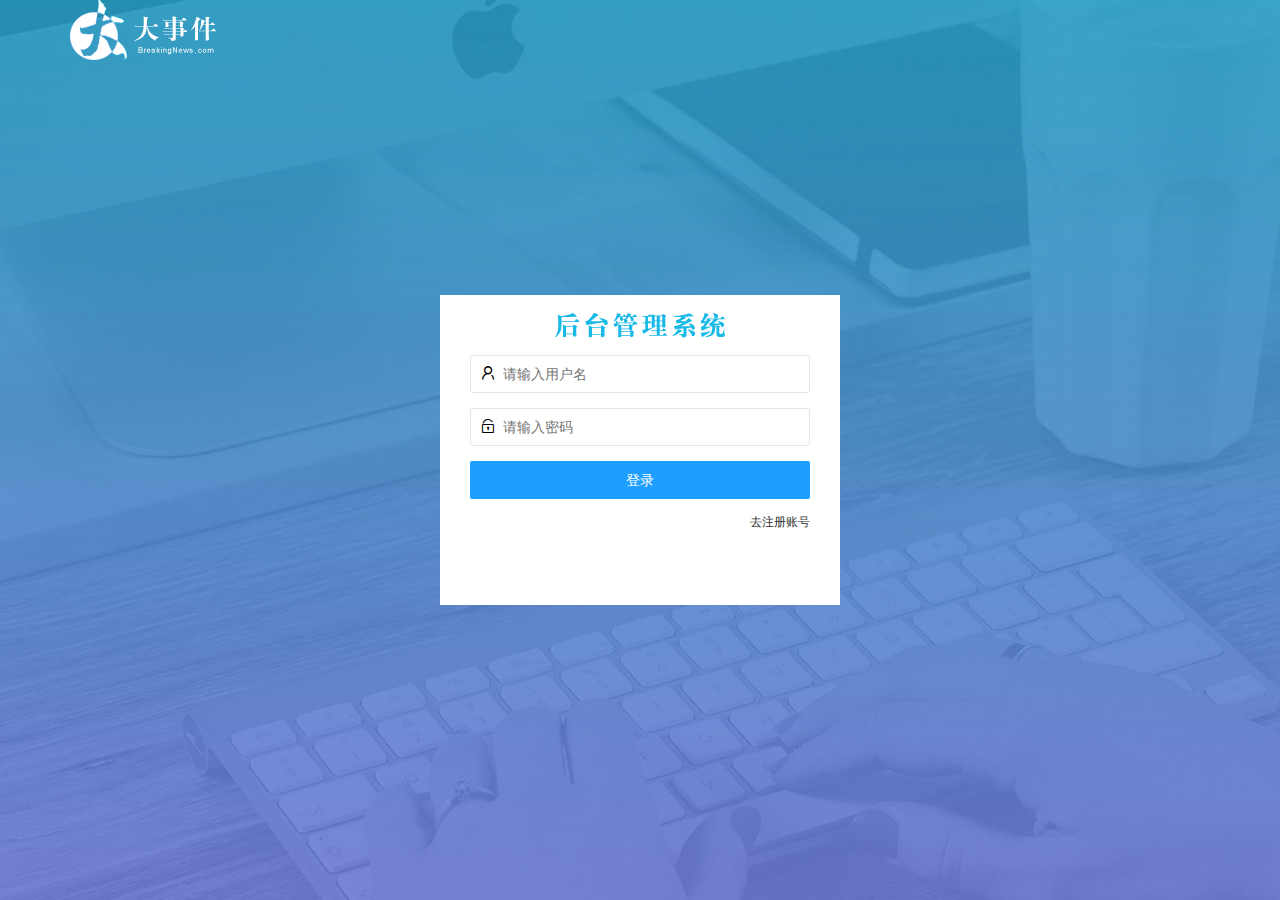
<file: login.html>
<!DOCTYPE html>
<html lang="en">
  <head>
    <meta charset="UTF-8" />
    <meta http-equiv="X-UA-Compatible" content="IE=edge" />
    <meta name="viewport" content="width=device-width, initial-scale=1.0" />
    <title>大事件-登录/注册</title>
    <!-- 导入 Layui 的样式 -->
    <link rel="stylesheet" href="./assets/lib/layui/css/layui.css" />
    <!-- 导入自己的样式表 -->
    <link rel="stylesheet" href="./assets/css/login.css" />
  </head>
  <body>
    <!-- 头部的 Logo 区域 -->
    <div class="layui-main">
      <img src="./assets/images/logo.png" alt="" />
    </div>

    <!-- 登录注册区域 -->
    <div class="loginAndRegBox">
      <div class="title-box"></div>
      <!-- 登录的div -->
      <div class="login-box">
        <!-- 登录的表单 -->
        <form class="layui-form" id="form-login">
          <!-- 用户名 -->
          <div class="layui-form-item">
            <i class="layui-icon layui-icon-username"></i>
            <input
              type="text"
              name="username"
              required
              lay-verify="required"
              placeholder="请输入用户名"
              autocomplete="off"
              class="layui-input"
            />
          </div>
          <!-- 密码 -->
          <div class="layui-form-item">
            <i class="layui-icon layui-icon-password"></i>
            <input
              type="password"
              name="password"
              required
              lay-verify="required|pwd"
              placeholder="请输入密码"
              autocomplete="off"
              class="layui-input"
            />
          </div>
          <!-- 登录按钮 -->
          <div class="layui-form-item">
            <!-- 注意：表单提交按钮和普通按钮的区别，就是 lay-submit 属性 -->
            <button
              class="layui-btn layui-btn-fluid layui-btn-normal"
              lay-submit
              lay-filter="formDemo"
            >
              登录
            </button>
          </div>
          <div class="layui-form-item links">
            <a href="javascript:;" id="link_reg"> 去注册账号 </a>
          </div>
        </form>
      </div>
      <!-- 注册的div -->
      <div class="reg-box">
        <!-- 注册的表单 -->
        <form class="layui-form" id="form_reg">
          <!-- 用户名 -->
          <div class="layui-form-item">
            <i class="layui-icon layui-icon-username"></i>
            <input
              type="text"
              name="username"
              required
              lay-verify="required"
              placeholder="请输入用户名"
              autocomplete="off"
              class="layui-input"
            />
          </div>
          <!-- 密码 -->
          <div class="layui-form-item">
            <i class="layui-icon layui-icon-password"></i>
            <input
              type="password"
              name="password"
              required
              lay-verify="required|pwd"
              placeholder="请输入密码"
              autocomplete="off"
              class="layui-input"
            />
          </div>
          <div class="layui-form-item">
            <i class="layui-icon layui-icon-password"></i>
            <input
              type="password"
              name="password"
              required
              lay-verify="required|pwd|repwd"
              placeholder="请再次输入密码"
              autocomplete="off"
              class="layui-input"
            />
          </div>
          <!-- 登录按钮 -->
          <div class="layui-form-item">
            <!-- 注意：表单提交按钮和普通按钮的区别，就是 lay-submit 属性 -->
            <button
              class="layui-btn layui-btn-fluid layui-btn-normal"
              lay-submit
              lay-filter="formDemo"
            >
              登录
            </button>
          </div>
          <div class="layui-form-item links">
            <a href="javascript:;" id="link_login"> 去登录 </a>
          </div>
        </form>
      </div>
    </div>
    <!-- 导入 Layui 的js文件 -->
    <script src="./assets/lib/layui/layui.all.js"></script>
    <!-- 导入 JQuery -->
    <script src="./assets/lib/jquery.js"></script>
    <!-- 导入自己的 js 脚本 -->
    <script src="./assets/js/login.js"></script>
  </body>
</html>
</file>
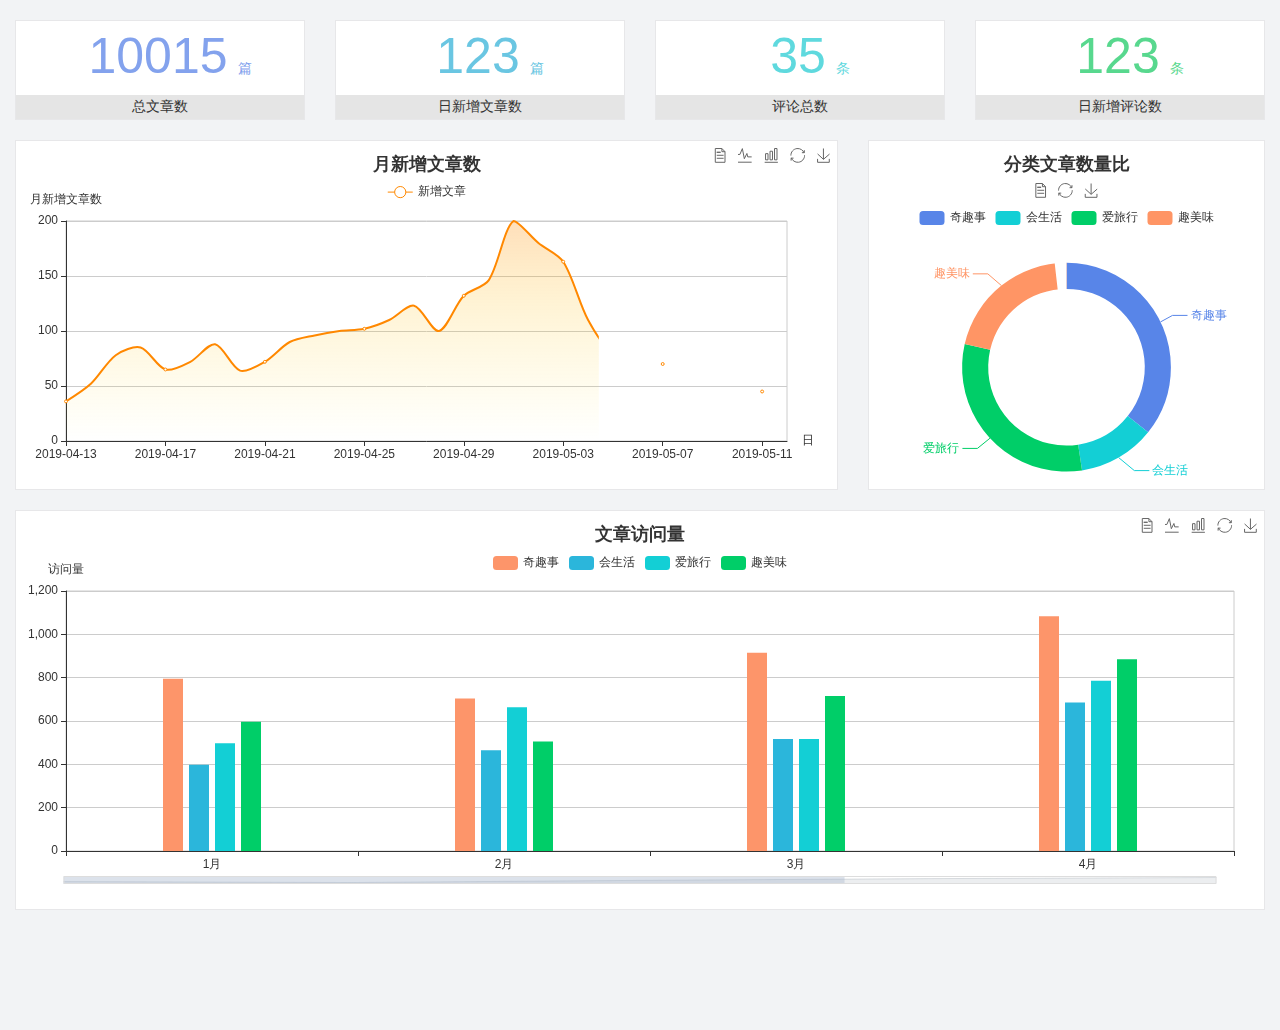
<file: home/dashboard.html>
<!DOCTYPE html>
<html lang="en">
  <head>
    <meta charset="UTF-8" />
    <meta name="viewport" content="width=device-width, initial-scale=1.0" />
    <meta http-equiv="X-UA-Compatible" content="ie=edge" />
    <title>图表统计</title>
    <link rel="stylesheet" href=".././assets/lib/bootstrap.css" />
    <link rel="stylesheet" href=".././assets/lib/main.css" />
    <script src=".././assets/lib/jquery.js"></script>
    <script
      type="text/javascript"
      src=".././assets/lib/echarts.min.js"
    ></script>
  </head>

  <body>
    <div class="container-fluid">
      <div class="row spannel_list">
        <div class="col-sm-3 col-xs-6">
          <div class="spannel">
            <em>10015</em><span>篇</span>
            <b>总文章数</b>
          </div>
        </div>
        <div class="col-sm-3 col-xs-6">
          <div class="spannel scolor01">
            <em>123</em><span>篇</span>
            <b>日新增文章数</b>
          </div>
        </div>
        <div class="col-sm-3 col-xs-6">
          <div class="spannel scolor02">
            <em>35</em><span>条</span>
            <b>评论总数</b>
          </div>
        </div>
        <div class="col-sm-3 col-xs-6">
          <div class="spannel scolor03">
            <em>123</em><span>条</span>
            <b>日新增评论数</b>
          </div>
        </div>
      </div>
    </div>

    <div class="container-fluid">
      <div class="row curve-pie">
        <div class="col-lg-8 col-md-8">
          <div class="gragh_pannel" id="curve_show"></div>
        </div>
        <div class="col-lg-4 col-md-4">
          <div class="gragh_pannel" id="pie_show"></div>
        </div>
      </div>
    </div>

    <div class="container-fluid">
      <div class="column_pannel" id="column_show"></div>
    </div>

    <script>
      var oChart = echarts.init(document.getElementById("curve_show"))
      var aList_all = [
        { count: 36, date: "2019-04-13" },
        { count: 52, date: "2019-04-14" },
        { count: 78, date: "2019-04-15" },
        { count: 85, date: "2019-04-16" },
        { count: 65, date: "2019-04-17" },
        { count: 72, date: "2019-04-18" },
        { count: 88, date: "2019-04-19" },
        { count: 64, date: "2019-04-20" },
        { count: 72, date: "2019-04-21" },
        { count: 90, date: "2019-04-22" },
        { count: 96, date: "2019-04-23" },
        { count: 100, date: "2019-04-24" },
        { count: 102, date: "2019-04-25" },
        { count: 110, date: "2019-04-26" },
        { count: 123, date: "2019-04-27" },
        { count: 100, date: "2019-04-28" },
        { count: 132, date: "2019-04-29" },
        { count: 146, date: "2019-04-30" },
        { count: 200, date: "2019-05-01" },
        { count: 180, date: "2019-05-02" },
        { count: 163, date: "2019-05-03" },
        { count: 110, date: "2019-05-04" },
        { count: 80, date: "2019-05-05" },
        { count: 82, date: "2019-05-06" },
        { count: 70, date: "2019-05-07" },
        { count: 65, date: "2019-05-08" },
        { count: 54, date: "2019-05-09" },
        { count: 40, date: "2019-05-10" },
        { count: 45, date: "2019-05-11" },
        { count: 38, date: "2019-05-12" },
      ]

      let aCount = []
      let aDate = []

      for (var i = 0; i < aList_all.length; i++) {
        aCount.push(aList_all[i].count)
        aDate.push(aList_all[i].date)
      }

      var chartopt = {
        title: {
          text: "月新增文章数",
          left: "center",
          top: "10",
        },
        tooltip: {
          trigger: "axis",
        },
        legend: {
          data: ["新增文章"],
          top: "40",
        },
        toolbox: {
          show: true,
          feature: {
            mark: { show: true },
            dataView: { show: true, readOnly: false },
            magicType: { show: true, type: ["line", "bar"] },
            restore: { show: true },
            saveAsImage: { show: true },
          },
        },
        calculable: true,
        xAxis: [
          {
            name: "日",
            type: "category",
            boundaryGap: false,
            data: aDate,
          },
        ],
        yAxis: [
          {
            name: "月新增文章数",
            type: "value",
          },
        ],
        series: [
          {
            name: "新增文章",
            type: "line",
            smooth: true,
            itemStyle: {
              normal: { areaStyle: { type: "default" }, color: "#f80" },
              lineStyle: { color: "#f80" },
            },
            data: aCount,
          },
        ],
        areaStyle: {
          normal: {
            color: new echarts.graphic.LinearGradient(0, 0, 0, 1, [
              {
                offset: 0,
                color: "rgba(255,136,0,0.39)",
              },
              {
                offset: 0.34,
                color: "rgba(255,180,0,0.25)",
              },
              {
                offset: 1,
                color: "rgba(255,222,0,0.00)",
              },
            ]),
          },
        },
        grid: {
          show: true,
          x: 50,
          x2: 50,
          y: 80,
          height: 220,
        },
      }

      oChart.setOption(chartopt)

      var oPie = echarts.init(document.getElementById("pie_show"))
      var oPieopt = {
        title: {
          top: 10,
          text: "分类文章数量比",
          x: "center",
        },
        tooltip: {
          trigger: "item",
          formatter: "{a} <br/>{b} : {c} ({d}%)",
        },
        color: ["#5885e8", "#13cfd5", "#00ce68", "#ff9565"],
        legend: {
          x: "center",
          top: 65,
          data: ["奇趣事", "会生活", "爱旅行", "趣美味"],
        },
        toolbox: {
          show: true,
          x: "center",
          top: 35,
          feature: {
            mark: { show: true },
            dataView: { show: true, readOnly: false },
            magicType: {
              show: true,
              type: ["pie", "funnel"],
              option: {
                funnel: {
                  x: "25%",
                  width: "50%",
                  funnelAlign: "left",
                  max: 1548,
                },
              },
            },
            restore: { show: true },
            saveAsImage: { show: true },
          },
        },
        calculable: true,
        series: [
          {
            name: "访问来源",
            type: "pie",
            radius: ["45%", "60%"],
            center: ["50%", "65%"],
            data: [
              { value: 300, name: "奇趣事" },
              { value: 100, name: "会生活" },
              { value: 260, name: "爱旅行" },
              { value: 180, name: "趣美味" },
            ],
          },
        ],
      }
      oPie.setOption(oPieopt)

      var oColumn = this.echarts.init(document.getElementById("column_show"))
      var oColumnopt = {
        title: {
          text: "文章访问量",
          left: "center",
          top: "10",
        },
        tooltip: {
          trigger: "axis",
        },
        legend: {
          data: ["奇趣事", "会生活", "爱旅行", "趣美味"],
          top: "40",
        },
        toolbox: {
          show: true,
          feature: {
            mark: { show: true },
            dataView: { show: true, readOnly: false },
            magicType: { show: true, type: ["line", "bar"] },
            restore: { show: true },
            saveAsImage: { show: true },
          },
        },
        calculable: true,
        xAxis: [
          {
            type: "category",
            data: ["1月", "2月", "3月", "4月", "5月"],
          },
        ],
        yAxis: [
          {
            name: "访问量",
            type: "value",
          },
        ],
        series: [
          {
            name: "奇趣事",
            type: "bar",
            barWidth: 20,
            itemStyle: {
              normal: { areaStyle: { type: "default" }, color: "#fd956a" },
            },
            data: [800, 708, 920, 1090, 1200],
          },
          {
            name: "会生活",
            type: "bar",
            barWidth: 20,
            itemStyle: {
              normal: { areaStyle: { type: "default" }, color: "#2bb6db" },
            },
            data: [400, 468, 520, 690, 800],
          },
          {
            name: "爱旅行",
            type: "bar",
            barWidth: 20,
            itemStyle: {
              normal: { areaStyle: { type: "default" }, color: "#13cfd5" },
            },
            data: [500, 668, 520, 790, 900],
          },
          {
            name: "趣美味",
            type: "bar",
            barWidth: 20,
            itemStyle: {
              normal: { areaStyle: { type: "default" }, color: "#00ce68" },
            },
            data: [600, 508, 720, 890, 1000],
          },
        ],
        grid: {
          show: true,
          x: 50,
          x2: 30,
          y: 80,
          height: 260,
        },
        dataZoom: [
          //给x轴设置滚动条
          {
            start: 0, //默认为0
            end: 100 - 1000 / 31, //默认为100
            type: "slider",
            show: true,
            xAxisIndex: [0],
            handleSize: 0, //滑动条的 左右2个滑动条的大小
            height: 8, //组件高度
            left: 45, //左边的距离
            right: 50, //右边的距离
            bottom: 26, //右边的距离
            handleColor: "#ddd", //h滑动图标的颜色
            handleStyle: {
              borderColor: "#cacaca",
              borderWidth: "1",
              shadowBlur: 2,
              background: "#ddd",
              shadowColor: "#ddd",
            },
          },
        ],
      }
      oColumn.setOption(oColumnopt)
    </script>
  </body>
</html>
</file>
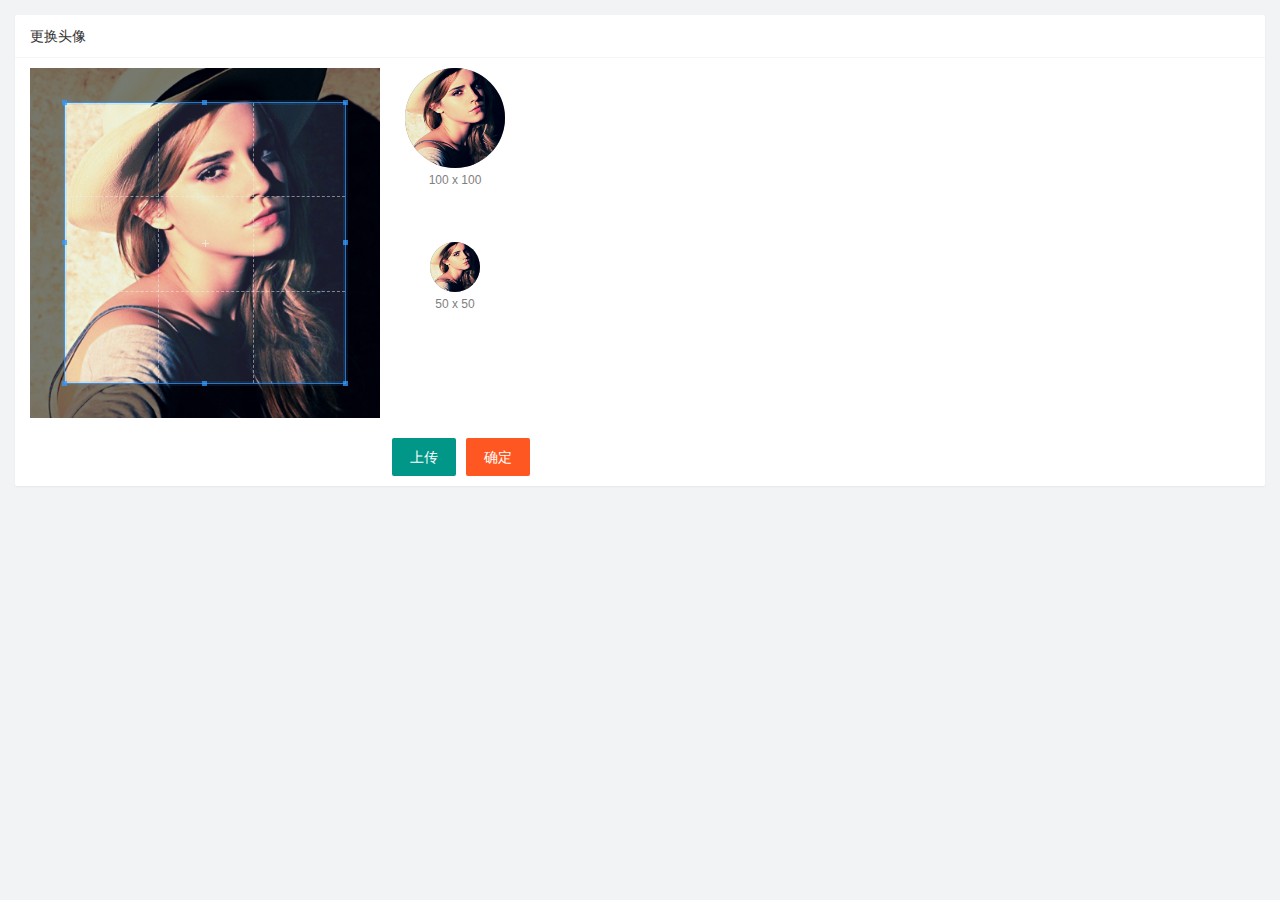
<file: user/user_avatar.html>
<!DOCTYPE html>
<html lang="en">
  <head>
    <meta charset="UTF-8" />
    <meta http-equiv="X-UA-Compatible" content="IE=edge" />
    <meta name="viewport" content="width=device-width, initial-scale=1.0" />
    <title>Document</title>
    <!-- 导入 layui -->
    <link rel="stylesheet" href="../assets/lib/layui/css/layui.css" />
    <!-- 导入cropper.css 样式 -->
    <link rel="stylesheet" href="../assets/lib/cropper/cropper.css" />
    <!-- 导入自己的css文件 -->
    <link rel="stylesheet" href="../assets/css/user/user_avatar.css" />
  </head>
  <body>
    <div class="layui-card">
      <div class="layui-card-header">更换头像</div>
      <div class="layui-card-body">
        <!-- 第一行的图片裁剪和预览区域 -->
        <div class="row1">
          <!-- 图片裁剪区域 -->
          <div class="cropper-box">
            <!-- 这个 img 标签很重要，将来会把它初始化为裁剪区域 -->
            <img id="image" src="../assets/images/sample.jpg" />
          </div>
          <!-- 图片的预览区域 -->
          <div class="preview-box">
            <div>
              <!-- 宽高为 100px 的预览区域 -->
              <div class="img-preview w100"></div>
              <p class="size">100 x 100</p>
            </div>
            <div>
              <!-- 宽高为 50px 的预览区域 -->
              <div class="img-preview w50"></div>
              <p class="size">50 x 50</p>
            </div>
          </div>
        </div>

        <!-- 第二行的按钮区域 -->
        <div class="row2">
          <!-- 通过 accept 属性，可以指定，允许用户选择什么类型的文件 -->
          <input
            type="file"
            id="file"
            accept="image/png,image/jpeg,image/jpg"
          />
          <button type="button" class="layui-btn" id="btnChooseImage">
            上传
          </button>
          <button
            type="button"
            class="layui-btn layui-btn-danger"
            id="btnUpload"
          >
            确定
          </button>
        </div>
      </div>
    </div>
    <!-- 导入 layui 的js -->
    <script src="../assets/lib/layui/layui.all.js"></script>
    <!-- 导入 jquery -->
    <script src="../assets/lib/jquery.js"></script>
    <!-- 导入 cropper的js -->
    <script src="../assets/lib/cropper/Cropper.js"></script>
    <!-- 导入 jquery-cropper -->
    <script src="../assets/lib/cropper/jquery-cropper.js"></script>
    <!-- 导入 baseAPI  -->
    <script src="../assets/js/baseAPI.js"></script>
    <!-- 导入自己的 js -->
    <script src="../assets/js/user_avatar.js"></script>
  </body>
</html>
</file>
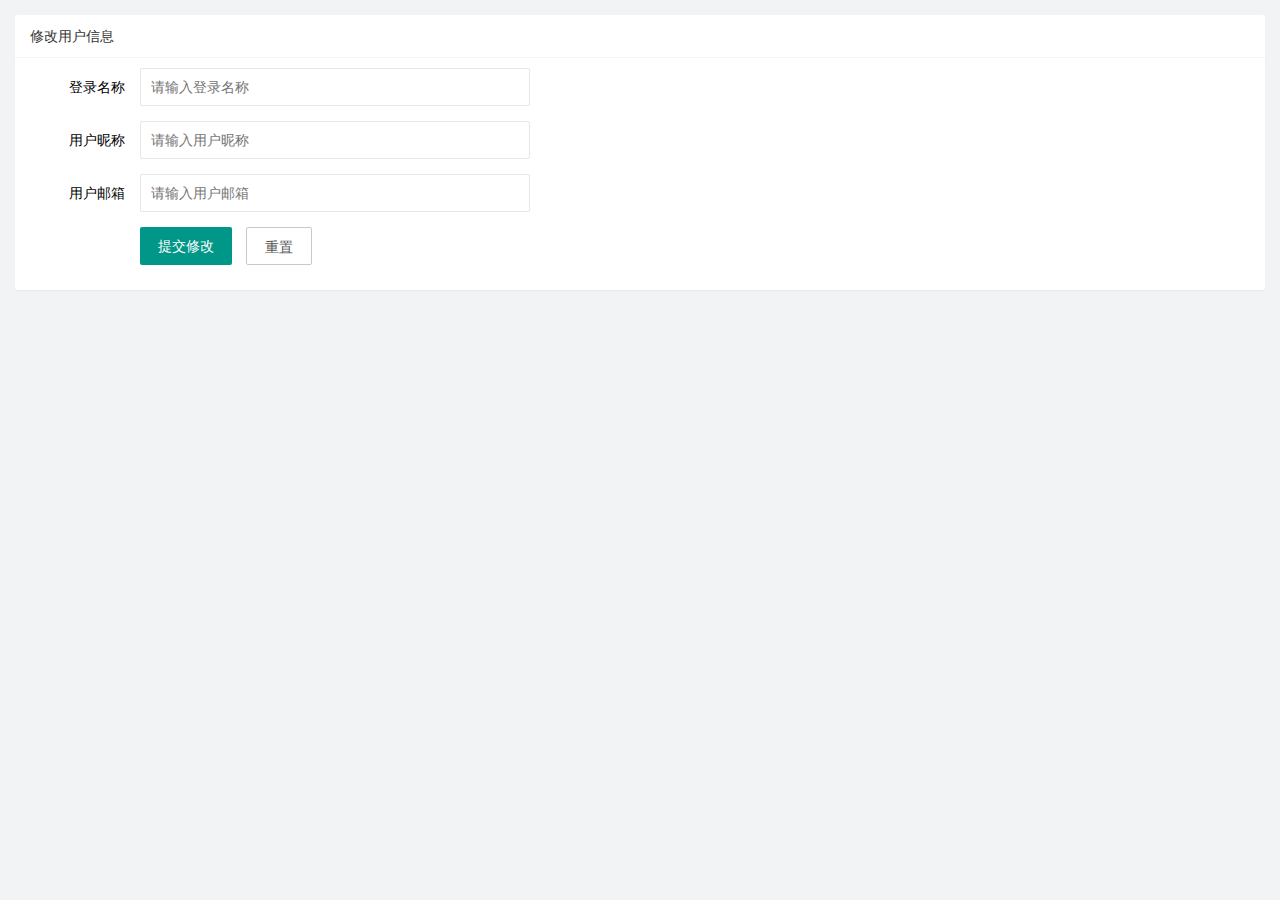
<file: user/user_info.html>
<!DOCTYPE html>
<html lang="en">
  <head>
    <meta charset="UTF-8" />
    <meta http-equiv="X-UA-Compatible" content="IE=edge" />
    <meta name="viewport" content="width=device-width, initial-scale=1.0" />
    <title>Document</title>
    <!-- 导入 layui 的样式 -->
    <link rel="stylesheet" href="../assets/lib/layui/css/layui.css" />
    <!-- 导入自己的样式 -->
    <link rel="stylesheet" href="../assets/css/user/user_info.css" />
  </head>
  <body>
    <!-- 卡片区域 -->
    <div class="layui-card">
      <div class="layui-card-header">修改用户信息</div>
      <div class="layui-card-body">
        <!-- form 表单区域 -->
        <form class="layui-form" lay-filter="formUserInfo">
          <!-- 这是隐藏域 -->
          <input type="hidden" name="id" />
          <div class="layui-form-item">
            <label class="layui-form-label">登录名称</label>
            <div class="layui-input-block">
              <input
                type="text"
                name="username"
                required
                lay-verify="required"
                placeholder="请输入登录名称"
                autocomplete="off"
                class="layui-input"
                readonly
              />
            </div>
          </div>
          <div class="layui-form-item">
            <label class="layui-form-label">用户昵称</label>
            <div class="layui-input-block">
              <input
                type="text"
                name="nickname"
                required
                lay-verify="required|nickname"
                placeholder="请输入用户昵称"
                autocomplete="off"
                class="layui-input"
              />
            </div>
          </div>
          <div class="layui-form-item">
            <label class="layui-form-label">用户邮箱</label>
            <div class="layui-input-block">
              <input
                type="text"
                name="email"
                required
                lay-verify="required|email"
                placeholder="请输入用户邮箱"
                autocomplete="off"
                class="layui-input"
              />
            </div>
          </div>
          <div class="layui-form-item">
            <div class="layui-input-block">
              <button class="layui-btn" lay-submit lay-filter="formDemo">
                提交修改
              </button>
              <button
                type="reset"
                class="layui-btn layui-btn-primary"
                id="btnReset"
              >
                重置
              </button>
            </div>
          </div>
        </form>
      </div>
    </div>
    <!-- 导入 layui 的 js -->
    <script src="../assets/lib/layui/layui.all.js"></script>
    <!-- 导入 jquery -->
    <script src="../assets/lib/jquery.js"></script>
    <!-- 导入 baseAPI -->
    <script src="../assets/js/baseAPI.js"></script>
    <!-- 导入自己的js文件 -->
    <script src="../assets/js/user_info.js"></script>
  </body>
</html>
</file>
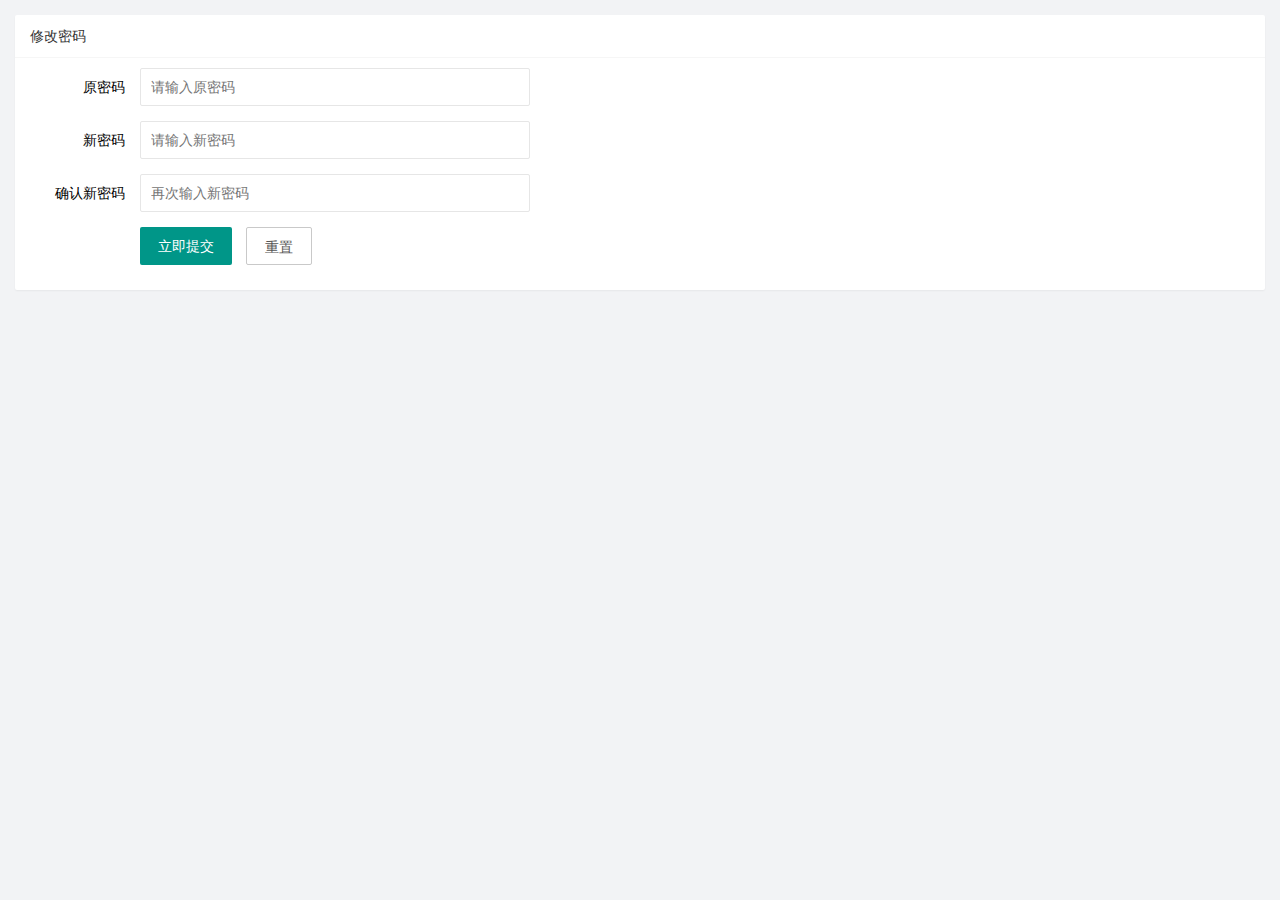
<file: user/user_pwd.html>
<!DOCTYPE html>
<html lang="en">
  <head>
    <meta charset="UTF-8" />
    <meta http-equiv="X-UA-Compatible" content="IE=edge" />
    <meta name="viewport" content="width=device-width, initial-scale=1.0" />
    <title>Document</title>
    <!-- 导入 layui -->
    <link rel="stylesheet" href="../assets/lib/layui/css/layui.css" />
    <!-- 导入自己的css -->
    <link rel="stylesheet" href="../assets/css/user/user_pwd.css" />
  </head>
  <body>
    <!-- 卡片区域 -->
    <div class="layui-card">
      <div class="layui-card-header">修改密码</div>
      <div class="layui-card-body">
        <form class="layui-form" action="">
          <div class="layui-form-item">
            <label class="layui-form-label">原密码</label>
            <div class="layui-input-block">
              <input
                type="password"
                name="oldPwd"
                required
                lay-verify="required|pwd"
                placeholder="请输入原密码"
                autocomplete="off"
                class="layui-input"
              />
            </div>
          </div>
          <div class="layui-form-item">
            <label class="layui-form-label">新密码</label>
            <div class="layui-input-block">
              <input
                type="password"
                name="newPwd"
                required
                lay-verify="required|pwd|samePwd"
                placeholder="请输入新密码"
                autocomplete="off"
                class="layui-input"
              />
            </div>
          </div>
          <div class="layui-form-item">
            <label class="layui-form-label">确认新密码</label>
            <div class="layui-input-block">
              <input
                type="password"
                name="rePwd"
                required
                lay-verify="required|pwd|rePwd"
                placeholder="再次输入新密码"
                autocomplete="off"
                class="layui-input"
              />
            </div>
          </div>
          <div class="layui-form-item">
            <div class="layui-input-block">
              <button class="layui-btn" lay-submit lay-filter="formDemo">
                立即提交
              </button>
              <button type="reset" class="layui-btn layui-btn-primary">
                重置
              </button>
            </div>
          </div>
        </form>
      </div>
    </div>
    <!-- 导入 layui 的js -->
    <script src="../assets/lib/layui/layui.all.js"></script>
    <!-- 导入 jquery -->
    <script src="../assets/lib/jquery.js"></script>
    <!-- 导入 baseAPI -->
    <script src="../assets/js/baseAPI.js"></script>
    <!-- 导入自己的 js -->
    <script src="../assets/js/user_pwd.js"></script>
  </body>
</html>
</file>
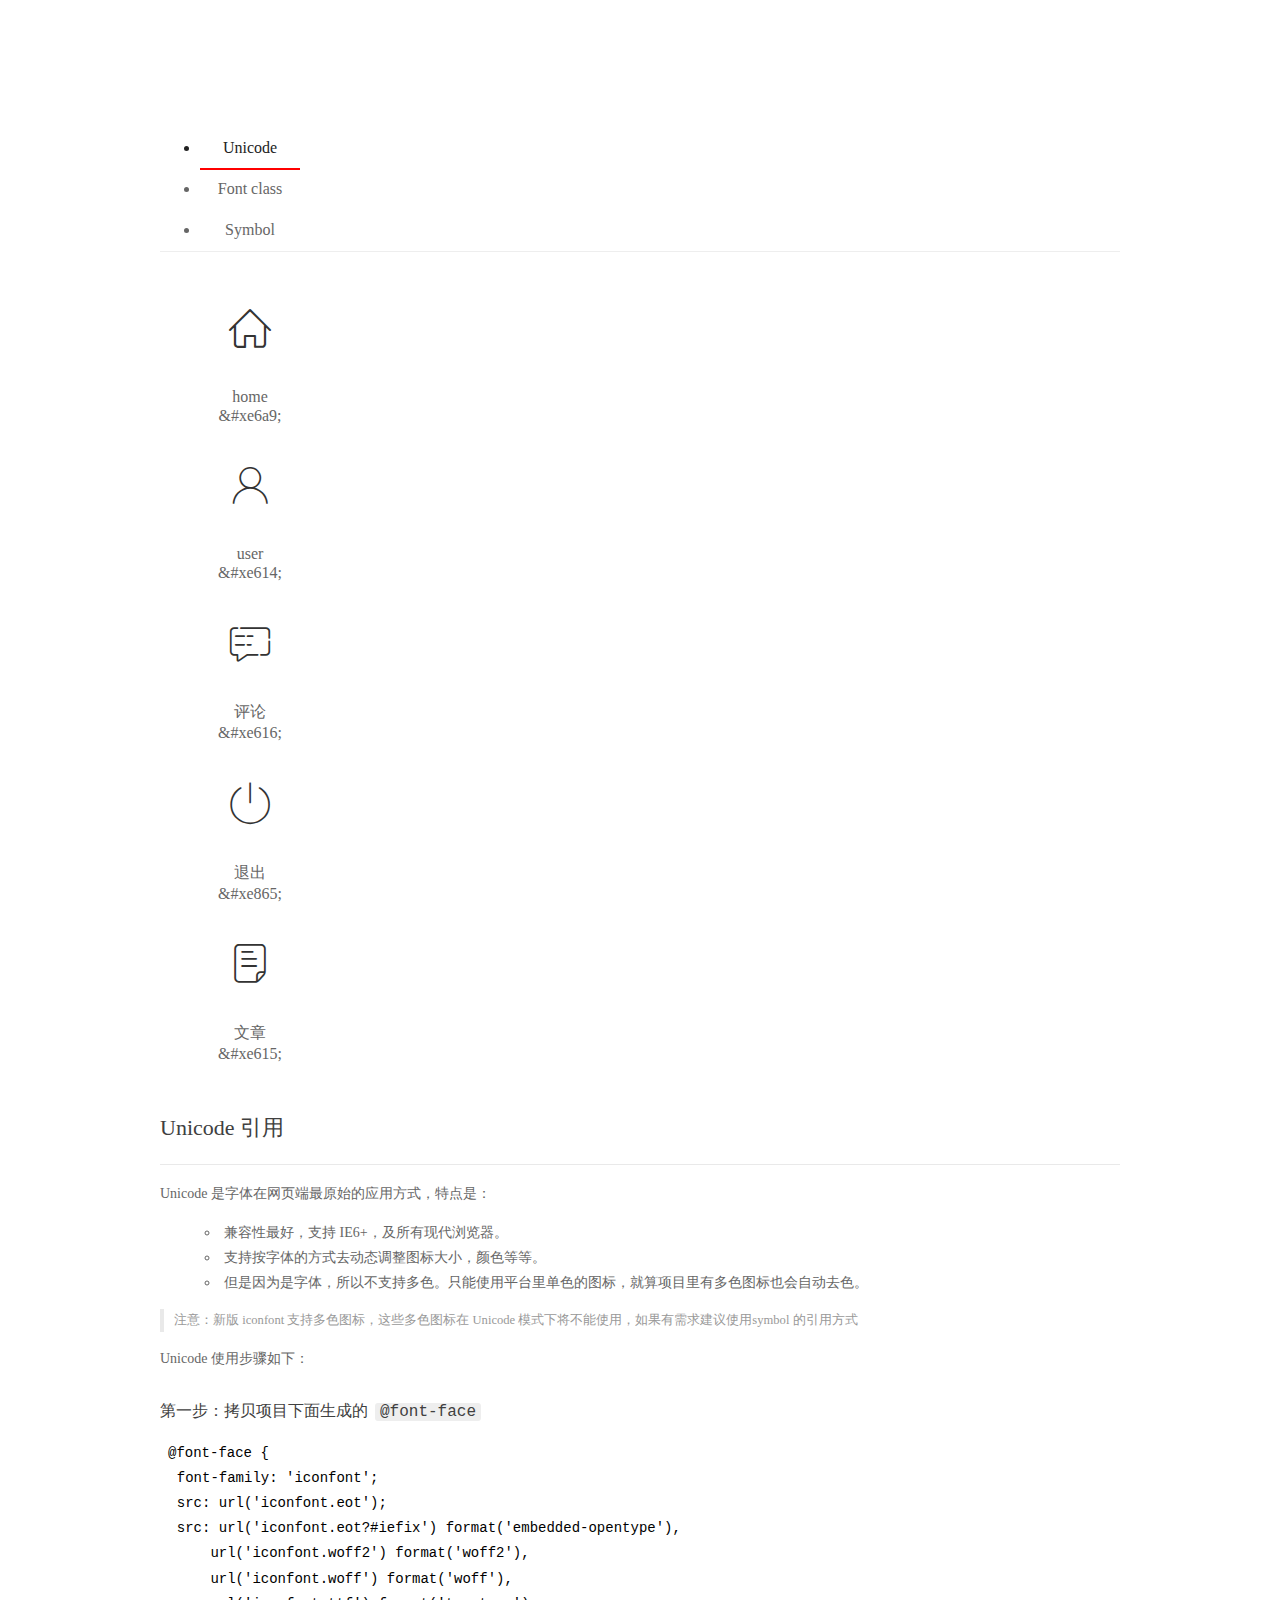
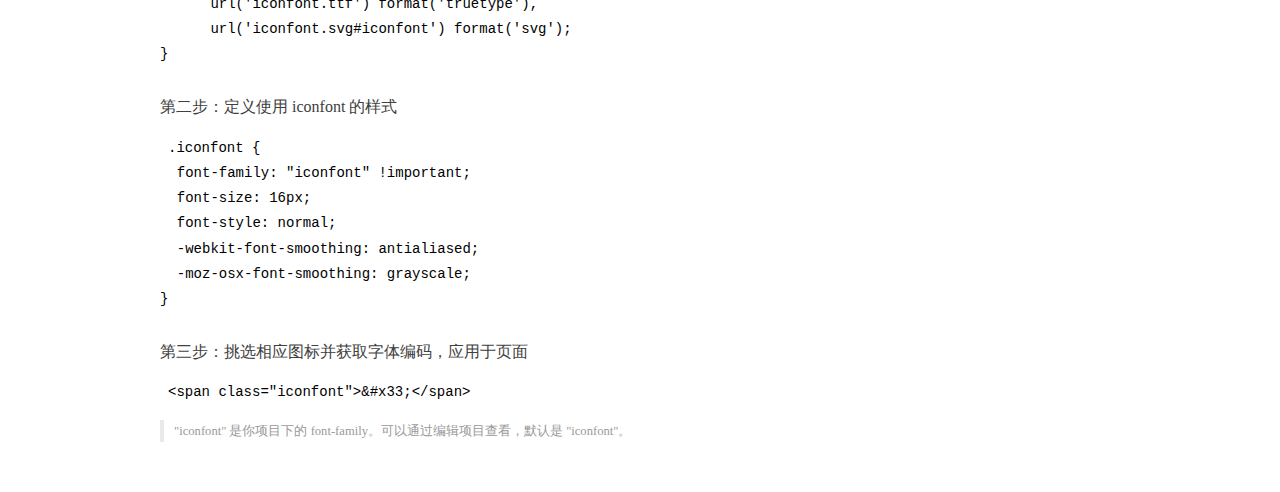
<file: assets/fonts/demo_index.html>
<!DOCTYPE html>
<html>
<head>
  <meta charset="utf-8"/>
  <title>IconFont Demo</title>
  <link rel="shortcut icon" href="https://gtms04.alicdn.com/tps/i4/TB1_oz6GVXXXXaFXpXXJDFnIXXX-64-64.ico" type="image/x-icon"/>
  <link rel="stylesheet" href="https://g.alicdn.com/thx/cube/1.3.2/cube.min.css">
  <link rel="stylesheet" href="demo.css">
  <link rel="stylesheet" href="iconfont.css">
  <script src="iconfont.js"></script>
  <!-- jQuery -->
  <script src="https://a1.alicdn.com/oss/uploads/2018/12/26/7bfddb60-08e8-11e9-9b04-53e73bb6408b.js"></script>
  <!-- 代码高亮 -->
  <script src="https://a1.alicdn.com/oss/uploads/2018/12/26/a3f714d0-08e6-11e9-8a15-ebf944d7534c.js"></script>
</head>
<body>
  <div class="main">
    <h1 class="logo"><a href="https://www.iconfont.cn/" title="iconfont 首页" target="_blank">&#xe86b;</a></h1>
    <div class="nav-tabs">
      <ul id="tabs" class="dib-box">
        <li class="dib active"><span>Unicode</span></li>
        <li class="dib"><span>Font class</span></li>
        <li class="dib"><span>Symbol</span></li>
      </ul>
      
    </div>
    <div class="tab-container">
      <div class="content unicode" style="display: block;">
          <ul class="icon_lists dib-box">
          
            <li class="dib">
              <span class="icon iconfont">&#xe6a9;</span>
                <div class="name">home</div>
                <div class="code-name">&amp;#xe6a9;</div>
              </li>
          
            <li class="dib">
              <span class="icon iconfont">&#xe614;</span>
                <div class="name">user</div>
                <div class="code-name">&amp;#xe614;</div>
              </li>
          
            <li class="dib">
              <span class="icon iconfont">&#xe616;</span>
                <div class="name">评论</div>
                <div class="code-name">&amp;#xe616;</div>
              </li>
          
            <li class="dib">
              <span class="icon iconfont">&#xe865;</span>
                <div class="name">退出</div>
                <div class="code-name">&amp;#xe865;</div>
              </li>
          
            <li class="dib">
              <span class="icon iconfont">&#xe615;</span>
                <div class="name">文章</div>
                <div class="code-name">&amp;#xe615;</div>
              </li>
          
          </ul>
          <div class="article markdown">
          <h2 id="unicode-">Unicode 引用</h2>
          <hr>

          <p>Unicode 是字体在网页端最原始的应用方式，特点是：</p>
          <ul>
            <li>兼容性最好，支持 IE6+，及所有现代浏览器。</li>
            <li>支持按字体的方式去动态调整图标大小，颜色等等。</li>
            <li>但是因为是字体，所以不支持多色。只能使用平台里单色的图标，就算项目里有多色图标也会自动去色。</li>
          </ul>
          <blockquote>
            <p>注意：新版 iconfont 支持多色图标，这些多色图标在 Unicode 模式下将不能使用，如果有需求建议使用symbol 的引用方式</p>
          </blockquote>
          <p>Unicode 使用步骤如下：</p>
          <h3 id="-font-face">第一步：拷贝项目下面生成的 <code>@font-face</code></h3>
<pre><code class="language-css"
>@font-face {
  font-family: 'iconfont';
  src: url('iconfont.eot');
  src: url('iconfont.eot?#iefix') format('embedded-opentype'),
      url('iconfont.woff2') format('woff2'),
      url('iconfont.woff') format('woff'),
      url('iconfont.ttf') format('truetype'),
      url('iconfont.svg#iconfont') format('svg');
}
</code></pre>
          <h3 id="-iconfont-">第二步：定义使用 iconfont 的样式</h3>
<pre><code class="language-css"
>.iconfont {
  font-family: "iconfont" !important;
  font-size: 16px;
  font-style: normal;
  -webkit-font-smoothing: antialiased;
  -moz-osx-font-smoothing: grayscale;
}
</code></pre>
          <h3 id="-">第三步：挑选相应图标并获取字体编码，应用于页面</h3>
<pre>
<code class="language-html"
>&lt;span class="iconfont"&gt;&amp;#x33;&lt;/span&gt;
</code></pre>
          <blockquote>
            <p>"iconfont" 是你项目下的 font-family。可以通过编辑项目查看，默认是 "iconfont"。</p>
          </blockquote>
          </div>
      </div>
      <div class="content font-class">
        <ul class="icon_lists dib-box">
          
          <li class="dib">
            <span class="icon iconfont icon-home"></span>
            <div class="name">
              home
            </div>
            <div class="code-name">.icon-home
            </div>
          </li>
          
          <li class="dib">
            <span class="icon iconfont icon-user"></span>
            <div class="name">
              user
            </div>
            <div class="code-name">.icon-user
            </div>
          </li>
          
          <li class="dib">
            <span class="icon iconfont icon-pinglun"></span>
            <div class="name">
              评论
            </div>
            <div class="code-name">.icon-pinglun
            </div>
          </li>
          
          <li class="dib">
            <span class="icon iconfont icon-tuichu"></span>
            <div class="name">
              退出
            </div>
            <div class="code-name">.icon-tuichu
            </div>
          </li>
          
          <li class="dib">
            <span class="icon iconfont icon-16"></span>
            <div class="name">
              文章
            </div>
            <div class="code-name">.icon-16
            </div>
          </li>
          
        </ul>
        <div class="article markdown">
        <h2 id="font-class-">font-class 引用</h2>
        <hr>

        <p>font-class 是 Unicode 使用方式的一种变种，主要是解决 Unicode 书写不直观，语意不明确的问题。</p>
        <p>与 Unicode 使用方式相比，具有如下特点：</p>
        <ul>
          <li>兼容性良好，支持 IE8+，及所有现代浏览器。</li>
          <li>相比于 Unicode 语意明确，书写更直观。可以很容易分辨这个 icon 是什么。</li>
          <li>因为使用 class 来定义图标，所以当要替换图标时，只需要修改 class 里面的 Unicode 引用。</li>
          <li>不过因为本质上还是使用的字体，所以多色图标还是不支持的。</li>
        </ul>
        <p>使用步骤如下：</p>
        <h3 id="-fontclass-">第一步：引入项目下面生成的 fontclass 代码：</h3>
<pre><code class="language-html">&lt;link rel="stylesheet" href="./iconfont.css"&gt;
</code></pre>
        <h3 id="-">第二步：挑选相应图标并获取类名，应用于页面：</h3>
<pre><code class="language-html">&lt;span class="iconfont icon-xxx"&gt;&lt;/span&gt;
</code></pre>
        <blockquote>
          <p>"
            iconfont" 是你项目下的 font-family。可以通过编辑项目查看，默认是 "iconfont"。</p>
        </blockquote>
      </div>
      </div>
      <div class="content symbol">
          <ul class="icon_lists dib-box">
          
            <li class="dib">
                <svg class="icon svg-icon" aria-hidden="true">
                  <use xlink:href="#icon-home"></use>
                </svg>
                <div class="name">home</div>
                <div class="code-name">#icon-home</div>
            </li>
          
            <li class="dib">
                <svg class="icon svg-icon" aria-hidden="true">
                  <use xlink:href="#icon-user"></use>
                </svg>
                <div class="name">user</div>
                <div class="code-name">#icon-user</div>
            </li>
          
            <li class="dib">
                <svg class="icon svg-icon" aria-hidden="true">
                  <use xlink:href="#icon-pinglun"></use>
                </svg>
                <div class="name">评论</div>
                <div class="code-name">#icon-pinglun</div>
            </li>
          
            <li class="dib">
                <svg class="icon svg-icon" aria-hidden="true">
                  <use xlink:href="#icon-tuichu"></use>
                </svg>
                <div class="name">退出</div>
                <div class="code-name">#icon-tuichu</div>
            </li>
          
            <li class="dib">
                <svg class="icon svg-icon" aria-hidden="true">
                  <use xlink:href="#icon-16"></use>
                </svg>
                <div class="name">文章</div>
                <div class="code-name">#icon-16</div>
            </li>
          
          </ul>
          <div class="article markdown">
          <h2 id="symbol-">Symbol 引用</h2>
          <hr>

          <p>这是一种全新的使用方式，应该说这才是未来的主流，也是平台目前推荐的用法。相关介绍可以参考这篇<a href="">文章</a>
            这种用法其实是做了一个 SVG 的集合，与另外两种相比具有如下特点：</p>
          <ul>
            <li>支持多色图标了，不再受单色限制。</li>
            <li>通过一些技巧，支持像字体那样，通过 <code>font-size</code>, <code>color</code> 来调整样式。</li>
            <li>兼容性较差，支持 IE9+，及现代浏览器。</li>
            <li>浏览器渲染 SVG 的性能一般，还不如 png。</li>
          </ul>
          <p>使用步骤如下：</p>
          <h3 id="-symbol-">第一步：引入项目下面生成的 symbol 代码：</h3>
<pre><code class="language-html">&lt;script src="./iconfont.js"&gt;&lt;/script&gt;
</code></pre>
          <h3 id="-css-">第二步：加入通用 CSS 代码（引入一次就行）：</h3>
<pre><code class="language-html">&lt;style&gt;
.icon {
  width: 1em;
  height: 1em;
  vertical-align: -0.15em;
  fill: currentColor;
  overflow: hidden;
}
&lt;/style&gt;
</code></pre>
          <h3 id="-">第三步：挑选相应图标并获取类名，应用于页面：</h3>
<pre><code class="language-html">&lt;svg class="icon" aria-hidden="true"&gt;
  &lt;use xlink:href="#icon-xxx"&gt;&lt;/use&gt;
&lt;/svg&gt;
</code></pre>
          </div>
      </div>

    </div>
  </div>
  <script>
  $(document).ready(function () {
      $('.tab-container .content:first').show()

      $('#tabs li').click(function (e) {
        var tabContent = $('.tab-container .content')
        var index = $(this).index()

        if ($(this).hasClass('active')) {
          return
        } else {
          $('#tabs li').removeClass('active')
          $(this).addClass('active')

          tabContent.hide().eq(index).fadeIn()
        }
      })
    })
  </script>
</body>
</html>
</file>
<file: assets/lib/layui/css/layui.css>
/** layui-v2.5.5 MIT License By https://www.layui.com */
 .layui-inline,img{display:inline-block;vertical-align:middle}h1,h2,h3,h4,h5,h6{font-weight:400}.layui-edge,.layui-header,.layui-inline,.layui-main{position:relative}.layui-body,.layui-edge,.layui-elip{overflow:hidden}.layui-btn,.layui-edge,.layui-inline,img{vertical-align:middle}.layui-btn,.layui-disabled,.layui-icon,.layui-unselect{-moz-user-select:none;-webkit-user-select:none;-ms-user-select:none}.layui-elip,.layui-form-checkbox span,.layui-form-pane .layui-form-label{text-overflow:ellipsis;white-space:nowrap}.layui-breadcrumb,.layui-tree-btnGroup{visibility:hidden}blockquote,body,button,dd,div,dl,dt,form,h1,h2,h3,h4,h5,h6,input,li,ol,p,pre,td,textarea,th,ul{margin:0;padding:0;-webkit-tap-highlight-color:rgba(0,0,0,0)}a:active,a:hover{outline:0}img{border:none}li{list-style:none}table{border-collapse:collapse;border-spacing:0}h4,h5,h6{font-size:100%}button,input,optgroup,option,select,textarea{font-family:inherit;font-size:inherit;font-style:inherit;font-weight:inherit;outline:0}pre{white-space:pre-wrap;white-space:-moz-pre-wrap;white-space:-pre-wrap;white-space:-o-pre-wrap;word-wrap:break-word}body{line-height:24px;font:14px Helvetica Neue,Helvetica,PingFang SC,Tahoma,Arial,sans-serif}hr{height:1px;margin:10px 0;border:0;clear:both}a{color:#333;text-decoration:none}a:hover{color:#777}a cite{font-style:normal;*cursor:pointer}.layui-border-box,.layui-border-box *{box-sizing:border-box}.layui-box,.layui-box *{box-sizing:content-box}.layui-clear{clear:both;*zoom:1}.layui-clear:after{content:'\20';clear:both;*zoom:1;display:block;height:0}.layui-inline{*display:inline;*zoom:1}.layui-edge{display:inline-block;width:0;height:0;border-width:6px;border-style:dashed;border-color:transparent}.layui-edge-top{top:-4px;border-bottom-color:#999;border-bottom-style:solid}.layui-edge-right{border-left-color:#999;border-left-style:solid}.layui-edge-bottom{top:2px;border-top-color:#999;border-top-style:solid}.layui-edge-left{border-right-color:#999;border-right-style:solid}.layui-disabled,.layui-disabled:hover{color:#d2d2d2!important;cursor:not-allowed!important}.layui-circle{border-radius:100%}.layui-show{display:block!important}.layui-hide{display:none!important}@font-face{font-family:layui-icon;src:url(../font/iconfont.eot?v=250);src:url(../font/iconfont.eot?v=250#iefix) format('embedded-opentype'),url(../font/iconfont.woff2?v=250) format('woff2'),url(../font/iconfont.woff?v=250) format('woff'),url(../font/iconfont.ttf?v=250) format('truetype'),url(../font/iconfont.svg?v=250#layui-icon) format('svg')}.layui-icon{font-family:layui-icon!important;font-size:16px;font-style:normal;-webkit-font-smoothing:antialiased;-moz-osx-font-smoothing:grayscale}.layui-icon-reply-fill:before{content:"\e611"}.layui-icon-set-fill:before{content:"\e614"}.layui-icon-menu-fill:before{content:"\e60f"}.layui-icon-search:before{content:"\e615"}.layui-icon-share:before{content:"\e641"}.layui-icon-set-sm:before{content:"\e620"}.layui-icon-engine:before{content:"\e628"}.layui-icon-close:before{content:"\1006"}.layui-icon-close-fill:before{content:"\1007"}.layui-icon-chart-screen:before{content:"\e629"}.layui-icon-star:before{content:"\e600"}.layui-icon-circle-dot:before{content:"\e617"}.layui-icon-chat:before{content:"\e606"}.layui-icon-release:before{content:"\e609"}.layui-icon-list:before{content:"\e60a"}.layui-icon-chart:before{content:"\e62c"}.layui-icon-ok-circle:before{content:"\1005"}.layui-icon-layim-theme:before{content:"\e61b"}.layui-icon-table:before{content:"\e62d"}.layui-icon-right:before{content:"\e602"}.layui-icon-left:before{content:"\e603"}.layui-icon-cart-simple:before{content:"\e698"}.layui-icon-face-cry:before{content:"\e69c"}.layui-icon-face-smile:before{content:"\e6af"}.layui-icon-survey:before{content:"\e6b2"}.layui-icon-tree:before{content:"\e62e"}.layui-icon-upload-circle:before{content:"\e62f"}.layui-icon-add-circle:before{content:"\e61f"}.layui-icon-download-circle:before{content:"\e601"}.layui-icon-templeate-1:before{content:"\e630"}.layui-icon-util:before{content:"\e631"}.layui-icon-face-surprised:before{content:"\e664"}.layui-icon-edit:before{content:"\e642"}.layui-icon-speaker:before{content:"\e645"}.layui-icon-down:before{content:"\e61a"}.layui-icon-file:before{content:"\e621"}.layui-icon-layouts:before{content:"\e632"}.layui-icon-rate-half:before{content:"\e6c9"}.layui-icon-add-circle-fine:before{content:"\e608"}.layui-icon-prev-circle:before{content:"\e633"}.layui-icon-read:before{content:"\e705"}.layui-icon-404:before{content:"\e61c"}.layui-icon-carousel:before{content:"\e634"}.layui-icon-help:before{content:"\e607"}.layui-icon-code-circle:before{content:"\e635"}.layui-icon-water:before{content:"\e636"}.layui-icon-username:before{content:"\e66f"}.layui-icon-find-fill:before{content:"\e670"}.layui-icon-about:before{content:"\e60b"}.layui-icon-location:before{content:"\e715"}.layui-icon-up:before{content:"\e619"}.layui-icon-pause:before{content:"\e651"}.layui-icon-date:before{content:"\e637"}.layui-icon-layim-uploadfile:before{content:"\e61d"}.layui-icon-delete:before{content:"\e640"}.layui-icon-play:before{content:"\e652"}.layui-icon-top:before{content:"\e604"}.layui-icon-friends:before{content:"\e612"}.layui-icon-refresh-3:before{content:"\e9aa"}.layui-icon-ok:before{content:"\e605"}.layui-icon-layer:before{content:"\e638"}.layui-icon-face-smile-fine:before{content:"\e60c"}.layui-icon-dollar:before{content:"\e659"}.layui-icon-group:before{content:"\e613"}.layui-icon-layim-download:before{content:"\e61e"}.layui-icon-picture-fine:before{content:"\e60d"}.layui-icon-link:before{content:"\e64c"}.layui-icon-diamond:before{content:"\e735"}.layui-icon-log:before{content:"\e60e"}.layui-icon-rate-solid:before{content:"\e67a"}.layui-icon-fonts-del:before{content:"\e64f"}.layui-icon-unlink:before{content:"\e64d"}.layui-icon-fonts-clear:before{content:"\e639"}.layui-icon-triangle-r:before{content:"\e623"}.layui-icon-circle:before{content:"\e63f"}.layui-icon-radio:before{content:"\e643"}.layui-icon-align-center:before{content:"\e647"}.layui-icon-align-right:before{content:"\e648"}.layui-icon-align-left:before{content:"\e649"}.layui-icon-loading-1:before{content:"\e63e"}.layui-icon-return:before{content:"\e65c"}.layui-icon-fonts-strong:before{content:"\e62b"}.layui-icon-upload:before{content:"\e67c"}.layui-icon-dialogue:before{content:"\e63a"}.layui-icon-video:before{content:"\e6ed"}.layui-icon-headset:before{content:"\e6fc"}.layui-icon-cellphone-fine:before{content:"\e63b"}.layui-icon-add-1:before{content:"\e654"}.layui-icon-face-smile-b:before{content:"\e650"}.layui-icon-fonts-html:before{content:"\e64b"}.layui-icon-form:before{content:"\e63c"}.layui-icon-cart:before{content:"\e657"}.layui-icon-camera-fill:before{content:"\e65d"}.layui-icon-tabs:before{content:"\e62a"}.layui-icon-fonts-code:before{content:"\e64e"}.layui-icon-fire:before{content:"\e756"}.layui-icon-set:before{content:"\e716"}.layui-icon-fonts-u:before{content:"\e646"}.layui-icon-triangle-d:before{content:"\e625"}.layui-icon-tips:before{content:"\e702"}.layui-icon-picture:before{content:"\e64a"}.layui-icon-more-vertical:before{content:"\e671"}.layui-icon-flag:before{content:"\e66c"}.layui-icon-loading:before{content:"\e63d"}.layui-icon-fonts-i:before{content:"\e644"}.layui-icon-refresh-1:before{content:"\e666"}.layui-icon-rmb:before{content:"\e65e"}.layui-icon-home:before{content:"\e68e"}.layui-icon-user:before{content:"\e770"}.layui-icon-notice:before{content:"\e667"}.layui-icon-login-weibo:before{content:"\e675"}.layui-icon-voice:before{content:"\e688"}.layui-icon-upload-drag:before{content:"\e681"}.layui-icon-login-qq:before{content:"\e676"}.layui-icon-snowflake:before{content:"\e6b1"}.layui-icon-file-b:before{content:"\e655"}.layui-icon-template:before{content:"\e663"}.layui-icon-auz:before{content:"\e672"}.layui-icon-console:before{content:"\e665"}.layui-icon-app:before{content:"\e653"}.layui-icon-prev:before{content:"\e65a"}.layui-icon-website:before{content:"\e7ae"}.layui-icon-next:before{content:"\e65b"}.layui-icon-component:before{content:"\e857"}.layui-icon-more:before{content:"\e65f"}.layui-icon-login-wechat:before{content:"\e677"}.layui-icon-shrink-right:before{content:"\e668"}.layui-icon-spread-left:before{content:"\e66b"}.layui-icon-camera:before{content:"\e660"}.layui-icon-note:before{content:"\e66e"}.layui-icon-refresh:before{content:"\e669"}.layui-icon-female:before{content:"\e661"}.layui-icon-male:before{content:"\e662"}.layui-icon-password:before{content:"\e673"}.layui-icon-senior:before{content:"\e674"}.layui-icon-theme:before{content:"\e66a"}.layui-icon-tread:before{content:"\e6c5"}.layui-icon-praise:before{content:"\e6c6"}.layui-icon-star-fill:before{content:"\e658"}.layui-icon-rate:before{content:"\e67b"}.layui-icon-template-1:before{content:"\e656"}.layui-icon-vercode:before{content:"\e679"}.layui-icon-cellphone:before{content:"\e678"}.layui-icon-screen-full:before{content:"\e622"}.layui-icon-screen-restore:before{content:"\e758"}.layui-icon-cols:before{content:"\e610"}.layui-icon-export:before{content:"\e67d"}.layui-icon-print:before{content:"\e66d"}.layui-icon-slider:before{content:"\e714"}.layui-icon-addition:before{content:"\e624"}.layui-icon-subtraction:before{content:"\e67e"}.layui-icon-service:before{content:"\e626"}.layui-icon-transfer:before{content:"\e691"}.layui-main{width:1140px;margin:0 auto}.layui-header{z-index:1000;height:60px}.layui-header a:hover{transition:all .5s;-webkit-transition:all .5s}.layui-side{position:fixed;left:0;top:0;bottom:0;z-index:999;width:200px;overflow-x:hidden}.layui-side-scroll{position:relative;width:220px;height:100%;overflow-x:hidden}.layui-body{position:absolute;left:200px;right:0;top:0;bottom:0;z-index:998;width:auto;overflow-y:auto;box-sizing:border-box}.layui-layout-body{overflow:hidden}.layui-layout-admin .layui-header{background-color:#23262E}.layui-layout-admin .layui-side{top:60px;width:200px;overflow-x:hidden}.layui-layout-admin .layui-body{position:fixed;top:60px;bottom:44px}.layui-layout-admin .layui-main{width:auto;margin:0 15px}.layui-layout-admin .layui-footer{position:fixed;left:200px;right:0;bottom:0;height:44px;line-height:44px;padding:0 15px;background-color:#eee}.layui-layout-admin .layui-logo{position:absolute;left:0;top:0;width:200px;height:100%;line-height:60px;text-align:center;color:#009688;font-size:16px}.layui-layout-admin .layui-header .layui-nav{background:0 0}.layui-layout-left{position:absolute!important;left:200px;top:0}.layui-layout-right{position:absolute!important;right:0;top:0}.layui-container{position:relative;margin:0 auto;padding:0 15px;box-sizing:border-box}.layui-fluid{position:relative;margin:0 auto;padding:0 15px}.layui-row:after,.layui-row:before{content:'';display:block;clear:both}.layui-col-lg1,.layui-col-lg10,.layui-col-lg11,.layui-col-lg12,.layui-col-lg2,.layui-col-lg3,.layui-col-lg4,.layui-col-lg5,.layui-col-lg6,.layui-col-lg7,.layui-col-lg8,.layui-col-lg9,.layui-col-md1,.layui-col-md10,.layui-col-md11,.layui-col-md12,.layui-col-md2,.layui-col-md3,.layui-col-md4,.layui-col-md5,.layui-col-md6,.layui-col-md7,.layui-col-md8,.layui-col-md9,.layui-col-sm1,.layui-col-sm10,.layui-col-sm11,.layui-col-sm12,.layui-col-sm2,.layui-col-sm3,.layui-col-sm4,.layui-col-sm5,.layui-col-sm6,.layui-col-sm7,.layui-col-sm8,.layui-col-sm9,.layui-col-xs1,.layui-col-xs10,.layui-col-xs11,.layui-col-xs12,.layui-col-xs2,.layui-col-xs3,.layui-col-xs4,.layui-col-xs5,.layui-col-xs6,.layui-col-xs7,.layui-col-xs8,.layui-col-xs9{position:relative;display:block;box-sizing:border-box}.layui-col-xs1,.layui-col-xs10,.layui-col-xs11,.layui-col-xs12,.layui-col-xs2,.layui-col-xs3,.layui-col-xs4,.layui-col-xs5,.layui-col-xs6,.layui-col-xs7,.layui-col-xs8,.layui-col-xs9{float:left}.layui-col-xs1{width:8.33333333%}.layui-col-xs2{width:16.66666667%}.layui-col-xs3{width:25%}.layui-col-xs4{width:33.33333333%}.layui-col-xs5{width:41.66666667%}.layui-col-xs6{width:50%}.layui-col-xs7{width:58.33333333%}.layui-col-xs8{width:66.66666667%}.layui-col-xs9{width:75%}.layui-col-xs10{width:83.33333333%}.layui-col-xs11{width:91.66666667%}.layui-col-xs12{width:100%}.layui-col-xs-offset1{margin-left:8.33333333%}.layui-col-xs-offset2{margin-left:16.66666667%}.layui-col-xs-offset3{margin-left:25%}.layui-col-xs-offset4{margin-left:33.33333333%}.layui-col-xs-offset5{margin-left:41.66666667%}.layui-col-xs-offset6{margin-left:50%}.layui-col-xs-offset7{margin-left:58.33333333%}.layui-col-xs-offset8{margin-left:66.66666667%}.layui-col-xs-offset9{margin-left:75%}.layui-col-xs-offset10{margin-left:83.33333333%}.layui-col-xs-offset11{margin-left:91.66666667%}.layui-col-xs-offset12{margin-left:100%}@media screen and (max-width:768px){.layui-hide-xs{display:none!important}.layui-show-xs-block{display:block!important}.layui-show-xs-inline{display:inline!important}.layui-show-xs-inline-block{display:inline-block!important}}@media screen and (min-width:768px){.layui-container{width:750px}.layui-hide-sm{display:none!important}.layui-show-sm-block{display:block!important}.layui-show-sm-inline{display:inline!important}.layui-show-sm-inline-block{display:inline-block!important}.layui-col-sm1,.layui-col-sm10,.layui-col-sm11,.layui-col-sm12,.layui-col-sm2,.layui-col-sm3,.layui-col-sm4,.layui-col-sm5,.layui-col-sm6,.layui-col-sm7,.layui-col-sm8,.layui-col-sm9{float:left}.layui-col-sm1{width:8.33333333%}.layui-col-sm2{width:16.66666667%}.layui-col-sm3{width:25%}.layui-col-sm4{width:33.33333333%}.layui-col-sm5{width:41.66666667%}.layui-col-sm6{width:50%}.layui-col-sm7{width:58.33333333%}.layui-col-sm8{width:66.66666667%}.layui-col-sm9{width:75%}.layui-col-sm10{width:83.33333333%}.layui-col-sm11{width:91.66666667%}.layui-col-sm12{width:100%}.layui-col-sm-offset1{margin-left:8.33333333%}.layui-col-sm-offset2{margin-left:16.66666667%}.layui-col-sm-offset3{margin-left:25%}.layui-col-sm-offset4{margin-left:33.33333333%}.layui-col-sm-offset5{margin-left:41.66666667%}.layui-col-sm-offset6{margin-left:50%}.layui-col-sm-offset7{margin-left:58.33333333%}.layui-col-sm-offset8{margin-left:66.66666667%}.layui-col-sm-offset9{margin-left:75%}.layui-col-sm-offset10{margin-left:83.33333333%}.layui-col-sm-offset11{margin-left:91.66666667%}.layui-col-sm-offset12{margin-left:100%}}@media screen and (min-width:992px){.layui-container{width:970px}.layui-hide-md{display:none!important}.layui-show-md-block{display:block!important}.layui-show-md-inline{display:inline!important}.layui-show-md-inline-block{display:inline-block!important}.layui-col-md1,.layui-col-md10,.layui-col-md11,.layui-col-md12,.layui-col-md2,.layui-col-md3,.layui-col-md4,.layui-col-md5,.layui-col-md6,.layui-col-md7,.layui-col-md8,.layui-col-md9{float:left}.layui-col-md1{width:8.33333333%}.layui-col-md2{width:16.66666667%}.layui-col-md3{width:25%}.layui-col-md4{width:33.33333333%}.layui-col-md5{width:41.66666667%}.layui-col-md6{width:50%}.layui-col-md7{width:58.33333333%}.layui-col-md8{width:66.66666667%}.layui-col-md9{width:75%}.layui-col-md10{width:83.33333333%}.layui-col-md11{width:91.66666667%}.layui-col-md12{width:100%}.layui-col-md-offset1{margin-left:8.33333333%}.layui-col-md-offset2{margin-left:16.66666667%}.layui-col-md-offset3{margin-left:25%}.layui-col-md-offset4{margin-left:33.33333333%}.layui-col-md-offset5{margin-left:41.66666667%}.layui-col-md-offset6{margin-left:50%}.layui-col-md-offset7{margin-left:58.33333333%}.layui-col-md-offset8{margin-left:66.66666667%}.layui-col-md-offset9{margin-left:75%}.layui-col-md-offset10{margin-left:83.33333333%}.layui-col-md-offset11{margin-left:91.66666667%}.layui-col-md-offset12{margin-left:100%}}@media screen and (min-width:1200px){.layui-container{width:1170px}.layui-hide-lg{display:none!important}.layui-show-lg-block{display:block!important}.layui-show-lg-inline{display:inline!important}.layui-show-lg-inline-block{display:inline-block!important}.layui-col-lg1,.layui-col-lg10,.layui-col-lg11,.layui-col-lg12,.layui-col-lg2,.layui-col-lg3,.layui-col-lg4,.layui-col-lg5,.layui-col-lg6,.layui-col-lg7,.layui-col-lg8,.layui-col-lg9{float:left}.layui-col-lg1{width:8.33333333%}.layui-col-lg2{width:16.66666667%}.layui-col-lg3{width:25%}.layui-col-lg4{width:33.33333333%}.layui-col-lg5{width:41.66666667%}.layui-col-lg6{width:50%}.layui-col-lg7{width:58.33333333%}.layui-col-lg8{width:66.66666667%}.layui-col-lg9{width:75%}.layui-col-lg10{width:83.33333333%}.layui-col-lg11{width:91.66666667%}.layui-col-lg12{width:100%}.layui-col-lg-offset1{margin-left:8.33333333%}.layui-col-lg-offset2{margin-left:16.66666667%}.layui-col-lg-offset3{margin-left:25%}.layui-col-lg-offset4{margin-left:33.33333333%}.layui-col-lg-offset5{margin-left:41.66666667%}.layui-col-lg-offset6{margin-left:50%}.layui-col-lg-offset7{margin-left:58.33333333%}.layui-col-lg-offset8{margin-left:66.66666667%}.layui-col-lg-offset9{margin-left:75%}.layui-col-lg-offset10{margin-left:83.33333333%}.layui-col-lg-offset11{margin-left:91.66666667%}.layui-col-lg-offset12{margin-left:100%}}.layui-col-space1{margin:-.5px}.layui-col-space1>*{padding:.5px}.layui-col-space3{margin:-1.5px}.layui-col-space3>*{padding:1.5px}.layui-col-space5{margin:-2.5px}.layui-col-space5>*{padding:2.5px}.layui-col-space8{margin:-3.5px}.layui-col-space8>*{padding:3.5px}.layui-col-space10{margin:-5px}.layui-col-space10>*{padding:5px}.layui-col-space12{margin:-6px}.layui-col-space12>*{padding:6px}.layui-col-space15{margin:-7.5px}.layui-col-space15>*{padding:7.5px}.layui-col-space18{margin:-9px}.layui-col-space18>*{padding:9px}.layui-col-space20{margin:-10px}.layui-col-space20>*{padding:10px}.layui-col-space22{margin:-11px}.layui-col-space22>*{padding:11px}.layui-col-space25{margin:-12.5px}.layui-col-space25>*{padding:12.5px}.layui-col-space30{margin:-15px}.layui-col-space30>*{padding:15px}.layui-btn,.layui-input,.layui-select,.layui-textarea,.layui-upload-button{outline:0;-webkit-appearance:none;transition:all .3s;-webkit-transition:all .3s;box-sizing:border-box}.layui-elem-quote{margin-bottom:10px;padding:15px;line-height:22px;border-left:5px solid #009688;border-radius:0 2px 2px 0;background-color:#f2f2f2}.layui-quote-nm{border-style:solid;border-width:1px 1px 1px 5px;background:0 0}.layui-elem-field{margin-bottom:10px;padding:0;border-width:1px;border-style:solid}.layui-elem-field legend{margin-left:20px;padding:0 10px;font-size:20px;font-weight:300}.layui-field-title{margin:10px 0 20px;border-width:1px 0 0}.layui-field-box{padding:10px 15px}.layui-field-title .layui-field-box{padding:10px 0}.layui-progress{position:relative;height:6px;border-radius:20px;background-color:#e2e2e2}.layui-progress-bar{position:absolute;left:0;top:0;width:0;max-width:100%;height:6px;border-radius:20px;text-align:right;background-color:#5FB878;transition:all .3s;-webkit-transition:all .3s}.layui-progress-big,.layui-progress-big .layui-progress-bar{height:18px;line-height:18px}.layui-progress-text{position:relative;top:-20px;line-height:18px;font-size:12px;color:#666}.layui-progress-big .layui-progress-text{position:static;padding:0 10px;color:#fff}.layui-collapse{border-width:1px;border-style:solid;border-radius:2px}.layui-colla-content,.layui-colla-item{border-top-width:1px;border-top-style:solid}.layui-colla-item:first-child{border-top:none}.layui-colla-title{position:relative;height:42px;line-height:42px;padding:0 15px 0 35px;color:#333;background-color:#f2f2f2;cursor:pointer;font-size:14px;overflow:hidden}.layui-colla-content{display:none;padding:10px 15px;line-height:22px;color:#666}.layui-colla-icon{position:absolute;left:15px;top:0;font-size:14px}.layui-card{margin-bottom:15px;border-radius:2px;background-color:#fff;box-shadow:0 1px 2px 0 rgba(0,0,0,.05)}.layui-card:last-child{margin-bottom:0}.layui-card-header{position:relative;height:42px;line-height:42px;padding:0 15px;border-bottom:1px solid #f6f6f6;color:#333;border-radius:2px 2px 0 0;font-size:14px}.layui-bg-black,.layui-bg-blue,.layui-bg-cyan,.layui-bg-green,.layui-bg-orange,.layui-bg-red{color:#fff!important}.layui-card-body{position:relative;padding:10px 15px;line-height:24px}.layui-card-body[pad15]{padding:15px}.layui-card-body[pad20]{padding:20px}.layui-card-body .layui-table{margin:5px 0}.layui-card .layui-tab{margin:0}.layui-panel-window{position:relative;padding:15px;border-radius:0;border-top:5px solid #E6E6E6;background-color:#fff}.layui-auxiliar-moving{position:fixed;left:0;right:0;top:0;bottom:0;width:100%;height:100%;background:0 0;z-index:9999999999}.layui-form-label,.layui-form-mid,.layui-form-select,.layui-input-block,.layui-input-inline,.layui-textarea{position:relative}.layui-bg-red{background-color:#FF5722!important}.layui-bg-orange{background-color:#FFB800!important}.layui-bg-green{background-color:#009688!important}.layui-bg-cyan{background-color:#2F4056!important}.layui-bg-blue{background-color:#1E9FFF!important}.layui-bg-black{background-color:#393D49!important}.layui-bg-gray{background-color:#eee!important;color:#666!important}.layui-badge-rim,.layui-colla-content,.layui-colla-item,.layui-collapse,.layui-elem-field,.layui-form-pane .layui-form-item[pane],.layui-form-pane .layui-form-label,.layui-input,.layui-layedit,.layui-layedit-tool,.layui-quote-nm,.layui-select,.layui-tab-bar,.layui-tab-card,.layui-tab-title,.layui-tab-title .layui-this:after,.layui-textarea{border-color:#e6e6e6}.layui-timeline-item:before,hr{background-color:#e6e6e6}.layui-text{line-height:22px;font-size:14px;color:#666}.layui-text h1,.layui-text h2,.layui-text h3{font-weight:500;color:#333}.layui-text h1{font-size:30px}.layui-text h2{font-size:24px}.layui-text h3{font-size:18px}.layui-text a:not(.layui-btn){color:#01AAED}.layui-text a:not(.layui-btn):hover{text-decoration:underline}.layui-text ul{padding:5px 0 5px 15px}.layui-text ul li{margin-top:5px;list-style-type:disc}.layui-text em,.layui-word-aux{color:#999!important;padding:0 5px!important}.layui-btn{display:inline-block;height:38px;line-height:38px;padding:0 18px;background-color:#009688;color:#fff;white-space:nowrap;text-align:center;font-size:14px;border:none;border-radius:2px;cursor:pointer}.layui-btn:hover{opacity:.8;filter:alpha(opacity=80);color:#fff}.layui-btn:active{opacity:1;filter:alpha(opacity=100)}.layui-btn+.layui-btn{margin-left:10px}.layui-btn-container{font-size:0}.layui-btn-container .layui-btn{margin-right:10px;margin-bottom:10px}.layui-btn-container .layui-btn+.layui-btn{margin-left:0}.layui-table .layui-btn-container .layui-btn{margin-bottom:9px}.layui-btn-radius{border-radius:100px}.layui-btn .layui-icon{margin-right:3px;font-size:18px;vertical-align:bottom;vertical-align:middle\9}.layui-btn-primary{border:1px solid #C9C9C9;background-color:#fff;color:#555}.layui-btn-primary:hover{border-color:#009688;color:#333}.layui-btn-normal{background-color:#1E9FFF}.layui-btn-warm{background-color:#FFB800}.layui-btn-danger{background-color:#FF5722}.layui-btn-checked{background-color:#5FB878}.layui-btn-disabled,.layui-btn-disabled:active,.layui-btn-disabled:hover{border:1px solid #e6e6e6;background-color:#FBFBFB;color:#C9C9C9;cursor:not-allowed;opacity:1}.layui-btn-lg{height:44px;line-height:44px;padding:0 25px;font-size:16px}.layui-btn-sm{height:30px;line-height:30px;padding:0 10px;font-size:12px}.layui-btn-sm i{font-size:16px!important}.layui-btn-xs{height:22px;line-height:22px;padding:0 5px;font-size:12px}.layui-btn-xs i{font-size:14px!important}.layui-btn-group{display:inline-block;vertical-align:middle;font-size:0}.layui-btn-group .layui-btn{margin-left:0!important;margin-right:0!important;border-left:1px solid rgba(255,255,255,.5);border-radius:0}.layui-btn-group .layui-btn-primary{border-left:none}.layui-btn-group .layui-btn-primary:hover{border-color:#C9C9C9;color:#009688}.layui-btn-group .layui-btn:first-child{border-left:none;border-radius:2px 0 0 2px}.layui-btn-group .layui-btn-primary:first-child{border-left:1px solid #c9c9c9}.layui-btn-group .layui-btn:last-child{border-radius:0 2px 2px 0}.layui-btn-group .layui-btn+.layui-btn{margin-left:0}.layui-btn-group+.layui-btn-group{margin-left:10px}.layui-btn-fluid{width:100%}.layui-input,.layui-select,.layui-textarea{height:38px;line-height:1.3;line-height:38px\9;border-width:1px;border-style:solid;background-color:#fff;border-radius:2px}.layui-input::-webkit-input-placeholder,.layui-select::-webkit-input-placeholder,.layui-textarea::-webkit-input-placeholder{line-height:1.3}.layui-input,.layui-textarea{display:block;width:100%;padding-left:10px}.layui-input:hover,.layui-textarea:hover{border-color:#D2D2D2!important}.layui-input:focus,.layui-textarea:focus{border-color:#C9C9C9!important}.layui-textarea{min-height:100px;height:auto;line-height:20px;padding:6px 10px;resize:vertical}.layui-select{padding:0 10px}.layui-form input[type=checkbox],.layui-form input[type=radio],.layui-form select{display:none}.layui-form [lay-ignore]{display:initial}.layui-form-item{margin-bottom:15px;clear:both;*zoom:1}.layui-form-item:after{content:'\20';clear:both;*zoom:1;display:block;height:0}.layui-form-label{float:left;display:block;padding:9px 15px;width:80px;font-weight:400;line-height:20px;text-align:right}.layui-form-label-col{display:block;float:none;padding:9px 0;line-height:20px;text-align:left}.layui-form-item .layui-inline{margin-bottom:5px;margin-right:10px}.layui-input-block{margin-left:110px;min-height:36px}.layui-input-inline{display:inline-block;vertical-align:middle}.layui-form-item .layui-input-inline{float:left;width:190px;margin-right:10px}.layui-form-text .layui-input-inline{width:auto}.layui-form-mid{float:left;display:block;padding:9px 0!important;line-height:20px;margin-right:10px}.layui-form-danger+.layui-form-select .layui-input,.layui-form-danger:focus{border-color:#FF5722!important}.layui-form-select .layui-input{padding-right:30px;cursor:pointer}.layui-form-select .layui-edge{position:absolute;right:10px;top:50%;margin-top:-3px;cursor:pointer;border-width:6px;border-top-color:#c2c2c2;border-top-style:solid;transition:all .3s;-webkit-transition:all .3s}.layui-form-select dl{display:none;position:absolute;left:0;top:42px;padding:5px 0;z-index:899;min-width:100%;border:1px solid #d2d2d2;max-height:300px;overflow-y:auto;background-color:#fff;border-radius:2px;box-shadow:0 2px 4px rgba(0,0,0,.12);box-sizing:border-box}.layui-form-select dl dd,.layui-form-select dl dt{padding:0 10px;line-height:36px;white-space:nowrap;overflow:hidden;text-overflow:ellipsis}.layui-form-select dl dt{font-size:12px;color:#999}.layui-form-select dl dd{cursor:pointer}.layui-form-select dl dd:hover{background-color:#f2f2f2;-webkit-transition:.5s all;transition:.5s all}.layui-form-select .layui-select-group dd{padding-left:20px}.layui-form-select dl dd.layui-select-tips{padding-left:10px!important;color:#999}.layui-form-select dl dd.layui-this{background-color:#5FB878;color:#fff}.layui-form-checkbox,.layui-form-select dl dd.layui-disabled{background-color:#fff}.layui-form-selected dl{display:block}.layui-form-checkbox,.layui-form-checkbox *,.layui-form-switch{display:inline-block;vertical-align:middle}.layui-form-selected .layui-edge{margin-top:-9px;-webkit-transform:rotate(180deg);transform:rotate(180deg);margin-top:-3px\9}:root .layui-form-selected .layui-edge{margin-top:-9px\0/IE9}.layui-form-selectup dl{top:auto;bottom:42px}.layui-select-none{margin:5px 0;text-align:center;color:#999}.layui-select-disabled .layui-disabled{border-color:#eee!important}.layui-select-disabled .layui-edge{border-top-color:#d2d2d2}.layui-form-checkbox{position:relative;height:30px;line-height:30px;margin-right:10px;padding-right:30px;cursor:pointer;font-size:0;-webkit-transition:.1s linear;transition:.1s linear;box-sizing:border-box}.layui-form-checkbox span{padding:0 10px;height:100%;font-size:14px;border-radius:2px 0 0 2px;background-color:#d2d2d2;color:#fff;overflow:hidden}.layui-form-checkbox:hover span{background-color:#c2c2c2}.layui-form-checkbox i{position:absolute;right:0;top:0;width:30px;height:28px;border:1px solid #d2d2d2;border-left:none;border-radius:0 2px 2px 0;color:#fff;font-size:20px;text-align:center}.layui-form-checkbox:hover i{border-color:#c2c2c2;color:#c2c2c2}.layui-form-checked,.layui-form-checked:hover{border-color:#5FB878}.layui-form-checked span,.layui-form-checked:hover span{background-color:#5FB878}.layui-form-checked i,.layui-form-checked:hover i{color:#5FB878}.layui-form-item .layui-form-checkbox{margin-top:4px}.layui-form-checkbox[lay-skin=primary]{height:auto!important;line-height:normal!important;min-width:18px;min-height:18px;border:none!important;margin-right:0;padding-left:28px;padding-right:0;background:0 0}.layui-form-checkbox[lay-skin=primary] span{padding-left:0;padding-right:15px;line-height:18px;background:0 0;color:#666}.layui-form-checkbox[lay-skin=primary] i{right:auto;left:0;width:16px;height:16px;line-height:16px;border:1px solid #d2d2d2;font-size:12px;border-radius:2px;background-color:#fff;-webkit-transition:.1s linear;transition:.1s linear}.layui-form-checkbox[lay-skin=primary]:hover i{border-color:#5FB878;color:#fff}.layui-form-checked[lay-skin=primary] i{border-color:#5FB878!important;background-color:#5FB878;color:#fff}.layui-checkbox-disbaled[lay-skin=primary] span{background:0 0!important;color:#c2c2c2}.layui-checkbox-disbaled[lay-skin=primary]:hover i{border-color:#d2d2d2}.layui-form-item .layui-form-checkbox[lay-skin=primary]{margin-top:10px}.layui-form-switch{position:relative;height:22px;line-height:22px;min-width:35px;padding:0 5px;margin-top:8px;border:1px solid #d2d2d2;border-radius:20px;cursor:pointer;background-color:#fff;-webkit-transition:.1s linear;transition:.1s linear}.layui-form-switch i{position:absolute;left:5px;top:3px;width:16px;height:16px;border-radius:20px;background-color:#d2d2d2;-webkit-transition:.1s linear;transition:.1s linear}.layui-form-switch em{position:relative;top:0;width:25px;margin-left:21px;padding:0!important;text-align:center!important;color:#999!important;font-style:normal!important;font-size:12px}.layui-form-onswitch{border-color:#5FB878;background-color:#5FB878}.layui-checkbox-disbaled,.layui-checkbox-disbaled i{border-color:#e2e2e2!important}.layui-form-onswitch i{left:100%;margin-left:-21px;background-color:#fff}.layui-form-onswitch em{margin-left:5px;margin-right:21px;color:#fff!important}.layui-checkbox-disbaled span{background-color:#e2e2e2!important}.layui-checkbox-disbaled:hover i{color:#fff!important}[lay-radio]{display:none}.layui-form-radio,.layui-form-radio *{display:inline-block;vertical-align:middle}.layui-form-radio{line-height:28px;margin:6px 10px 0 0;padding-right:10px;cursor:pointer;font-size:0}.layui-form-radio *{font-size:14px}.layui-form-radio>i{margin-right:8px;font-size:22px;color:#c2c2c2}.layui-form-radio>i:hover,.layui-form-radioed>i{color:#5FB878}.layui-radio-disbaled>i{color:#e2e2e2!important}.layui-form-pane .layui-form-label{width:110px;padding:8px 15px;height:38px;line-height:20px;border-width:1px;border-style:solid;border-radius:2px 0 0 2px;text-align:center;background-color:#FBFBFB;overflow:hidden;box-sizing:border-box}.layui-form-pane .layui-input-inline{margin-left:-1px}.layui-form-pane .layui-input-block{margin-left:110px;left:-1px}.layui-form-pane .layui-input{border-radius:0 2px 2px 0}.layui-form-pane .layui-form-text .layui-form-label{float:none;width:100%;border-radius:2px;box-sizing:border-box;text-align:left}.layui-form-pane .layui-form-text .layui-input-inline{display:block;margin:0;top:-1px;clear:both}.layui-form-pane .layui-form-text .layui-input-block{margin:0;left:0;top:-1px}.layui-form-pane .layui-form-text .layui-textarea{min-height:100px;border-radius:0 0 2px 2px}.layui-form-pane .layui-form-checkbox{margin:4px 0 4px 10px}.layui-form-pane .layui-form-radio,.layui-form-pane .layui-form-switch{margin-top:6px;margin-left:10px}.layui-form-pane .layui-form-item[pane]{position:relative;border-width:1px;border-style:solid}.layui-form-pane .layui-form-item[pane] .layui-form-label{position:absolute;left:0;top:0;height:100%;border-width:0 1px 0 0}.layui-form-pane .layui-form-item[pane] .layui-input-inline{margin-left:110px}@media screen and (max-width:450px){.layui-form-item .layui-form-label{text-overflow:ellipsis;overflow:hidden;white-space:nowrap}.layui-form-item .layui-inline{display:block;margin-right:0;margin-bottom:20px;clear:both}.layui-form-item .layui-inline:after{content:'\20';clear:both;display:block;height:0}.layui-form-item .layui-input-inline{display:block;float:none;left:-3px;width:auto;margin:0 0 10px 112px}.layui-form-item .layui-input-inline+.layui-form-mid{margin-left:110px;top:-5px;padding:0}.layui-form-item .layui-form-checkbox{margin-right:5px;margin-bottom:5px}}.layui-layedit{border-width:1px;border-style:solid;border-radius:2px}.layui-layedit-tool{padding:3px 5px;border-bottom-width:1px;border-bottom-style:solid;font-size:0}.layedit-tool-fixed{position:fixed;top:0;border-top:1px solid #e2e2e2}.layui-layedit-tool .layedit-tool-mid,.layui-layedit-tool .layui-icon{display:inline-block;vertical-align:middle;text-align:center;font-size:14px}.layui-layedit-tool .layui-icon{position:relative;width:32px;height:30px;line-height:30px;margin:3px 5px;color:#777;cursor:pointer;border-radius:2px}.layui-layedit-tool .layui-icon:hover{color:#393D49}.layui-layedit-tool .layui-icon:active{color:#000}.layui-layedit-tool .layedit-tool-active{background-color:#e2e2e2;color:#000}.layui-layedit-tool .layui-disabled,.layui-layedit-tool .layui-disabled:hover{color:#d2d2d2;cursor:not-allowed}.layui-layedit-tool .layedit-tool-mid{width:1px;height:18px;margin:0 10px;background-color:#d2d2d2}.layedit-tool-html{width:50px!important;font-size:30px!important}.layedit-tool-b,.layedit-tool-code,.layedit-tool-help{font-size:16px!important}.layedit-tool-d,.layedit-tool-face,.layedit-tool-image,.layedit-tool-unlink{font-size:18px!important}.layedit-tool-image input{position:absolute;font-size:0;left:0;top:0;width:100%;height:100%;opacity:.01;filter:Alpha(opacity=1);cursor:pointer}.layui-layedit-iframe iframe{display:block;width:100%}#LAY_layedit_code{overflow:hidden}.layui-laypage{display:inline-block;*display:inline;*zoom:1;vertical-align:middle;margin:10px 0;font-size:0}.layui-laypage>a:first-child,.layui-laypage>a:first-child em{border-radius:2px 0 0 2px}.layui-laypage>a:last-child,.layui-laypage>a:last-child em{border-radius:0 2px 2px 0}.layui-laypage>:first-child{margin-left:0!important}.layui-laypage>:last-child{margin-right:0!important}.layui-laypage a,.layui-laypage button,.layui-laypage input,.layui-laypage select,.layui-laypage span{border:1px solid #e2e2e2}.layui-laypage a,.layui-laypage span{display:inline-block;*display:inline;*zoom:1;vertical-align:middle;padding:0 15px;height:28px;line-height:28px;margin:0 -1px 5px 0;background-color:#fff;color:#333;font-size:12px}.layui-flow-more a *,.layui-laypage input,.layui-table-view select[lay-ignore]{display:inline-block}.layui-laypage a:hover{color:#009688}.layui-laypage em{font-style:normal}.layui-laypage .layui-laypage-spr{color:#999;font-weight:700}.layui-laypage a{text-decoration:none}.layui-laypage .layui-laypage-curr{position:relative}.layui-laypage .layui-laypage-curr em{position:relative;color:#fff}.layui-laypage .layui-laypage-curr .layui-laypage-em{position:absolute;left:-1px;top:-1px;padding:1px;width:100%;height:100%;background-color:#009688}.layui-laypage-em{border-radius:2px}.layui-laypage-next em,.layui-laypage-prev em{font-family:Sim sun;font-size:16px}.layui-laypage .layui-laypage-count,.layui-laypage .layui-laypage-limits,.layui-laypage .layui-laypage-refresh,.layui-laypage .layui-laypage-skip{margin-left:10px;margin-right:10px;padding:0;border:none}.layui-laypage .layui-laypage-limits,.layui-laypage .layui-laypage-refresh{vertical-align:top}.layui-laypage .layui-laypage-refresh i{font-size:18px;cursor:pointer}.layui-laypage select{height:22px;padding:3px;border-radius:2px;cursor:pointer}.layui-laypage .layui-laypage-skip{height:30px;line-height:30px;color:#999}.layui-laypage button,.layui-laypage input{height:30px;line-height:30px;border-radius:2px;vertical-align:top;background-color:#fff;box-sizing:border-box}.layui-laypage input{width:40px;margin:0 10px;padding:0 3px;text-align:center}.layui-laypage input:focus,.layui-laypage select:focus{border-color:#009688!important}.layui-laypage button{margin-left:10px;padding:0 10px;cursor:pointer}.layui-table,.layui-table-view{margin:10px 0}.layui-flow-more{margin:10px 0;text-align:center;color:#999;font-size:14px}.layui-flow-more a{height:32px;line-height:32px}.layui-flow-more a *{vertical-align:top}.layui-flow-more a cite{padding:0 20px;border-radius:3px;background-color:#eee;color:#333;font-style:normal}.layui-flow-more a cite:hover{opacity:.8}.layui-flow-more a i{font-size:30px;color:#737383}.layui-table{width:100%;background-color:#fff;color:#666}.layui-table tr{transition:all .3s;-webkit-transition:all .3s}.layui-table th{text-align:left;font-weight:400}.layui-table tbody tr:hover,.layui-table thead tr,.layui-table-click,.layui-table-header,.layui-table-hover,.layui-table-mend,.layui-table-patch,.layui-table-tool,.layui-table-total,.layui-table-total tr,.layui-table[lay-even] tr:nth-child(even){background-color:#f2f2f2}.layui-table td,.layui-table th,.layui-table-col-set,.layui-table-fixed-r,.layui-table-grid-down,.layui-table-header,.layui-table-page,.layui-table-tips-main,.layui-table-tool,.layui-table-total,.layui-table-view,.layui-table[lay-skin=line],.layui-table[lay-skin=row]{border-width:1px;border-style:solid;border-color:#e6e6e6}.layui-table td,.layui-table th{position:relative;padding:9px 15px;min-height:20px;line-height:20px;font-size:14px}.layui-table[lay-skin=line] td,.layui-table[lay-skin=line] th{border-width:0 0 1px}.layui-table[lay-skin=row] td,.layui-table[lay-skin=row] th{border-width:0 1px 0 0}.layui-table[lay-skin=nob] td,.layui-table[lay-skin=nob] th{border:none}.layui-table img{max-width:100px}.layui-table[lay-size=lg] td,.layui-table[lay-size=lg] th{padding:15px 30px}.layui-table-view .layui-table[lay-size=lg] .layui-table-cell{height:40px;line-height:40px}.layui-table[lay-size=sm] td,.layui-table[lay-size=sm] th{font-size:12px;padding:5px 10px}.layui-table-view .layui-table[lay-size=sm] .layui-table-cell{height:20px;line-height:20px}.layui-table[lay-data]{display:none}.layui-table-box{position:relative;overflow:hidden}.layui-table-view .layui-table{position:relative;width:auto;margin:0}.layui-table-view .layui-table[lay-skin=line]{border-width:0 1px 0 0}.layui-table-view .layui-table[lay-skin=row]{border-width:0 0 1px}.layui-table-view .layui-table td,.layui-table-view .layui-table th{padding:5px 0;border-top:none;border-left:none}.layui-table-view .layui-table th.layui-unselect .layui-table-cell span{cursor:pointer}.layui-table-view .layui-table td{cursor:default}.layui-table-view .layui-table td[data-edit=text]{cursor:text}.layui-table-view .layui-form-checkbox[lay-skin=primary] i{width:18px;height:18px}.layui-table-view .layui-form-radio{line-height:0;padding:0}.layui-table-view .layui-form-radio>i{margin:0;font-size:20px}.layui-table-init{position:absolute;left:0;top:0;width:100%;height:100%;text-align:center;z-index:110}.layui-table-init .layui-icon{position:absolute;left:50%;top:50%;margin:-15px 0 0 -15px;font-size:30px;color:#c2c2c2}.layui-table-header{border-width:0 0 1px;overflow:hidden}.layui-table-header .layui-table{margin-bottom:-1px}.layui-table-tool .layui-inline[lay-event]{position:relative;width:26px;height:26px;padding:5px;line-height:16px;margin-right:10px;text-align:center;color:#333;border:1px solid #ccc;cursor:pointer;-webkit-transition:.5s all;transition:.5s all}.layui-table-tool .layui-inline[lay-event]:hover{border:1px solid #999}.layui-table-tool-temp{padding-right:120px}.layui-table-tool-self{position:absolute;right:17px;top:10px}.layui-table-tool .layui-table-tool-self .layui-inline[lay-event]{margin:0 0 0 10px}.layui-table-tool-panel{position:absolute;top:29px;left:-1px;padding:5px 0;min-width:150px;min-height:40px;border:1px solid #d2d2d2;text-align:left;overflow-y:auto;background-color:#fff;box-shadow:0 2px 4px rgba(0,0,0,.12)}.layui-table-cell,.layui-table-tool-panel li{overflow:hidden;text-overflow:ellipsis;white-space:nowrap}.layui-table-tool-panel li{padding:0 10px;line-height:30px;-webkit-transition:.5s all;transition:.5s all}.layui-table-tool-panel li .layui-form-checkbox[lay-skin=primary]{width:100%;padding-left:28px}.layui-table-tool-panel li:hover{background-color:#f2f2f2}.layui-table-tool-panel li .layui-form-checkbox[lay-skin=primary] i{position:absolute;left:0;top:0}.layui-table-tool-panel li .layui-form-checkbox[lay-skin=primary] span{padding:0}.layui-table-tool .layui-table-tool-self .layui-table-tool-panel{left:auto;right:-1px}.layui-table-col-set{position:absolute;right:0;top:0;width:20px;height:100%;border-width:0 0 0 1px;background-color:#fff}.layui-table-sort{width:10px;height:20px;margin-left:5px;cursor:pointer!important}.layui-table-sort .layui-edge{position:absolute;left:5px;border-width:5px}.layui-table-sort .layui-table-sort-asc{top:3px;border-top:none;border-bottom-style:solid;border-bottom-color:#b2b2b2}.layui-table-sort .layui-table-sort-asc:hover{border-bottom-color:#666}.layui-table-sort .layui-table-sort-desc{bottom:5px;border-bottom:none;border-top-style:solid;border-top-color:#b2b2b2}.layui-table-sort .layui-table-sort-desc:hover{border-top-color:#666}.layui-table-sort[lay-sort=asc] .layui-table-sort-asc{border-bottom-color:#000}.layui-table-sort[lay-sort=desc] .layui-table-sort-desc{border-top-color:#000}.layui-table-cell{height:28px;line-height:28px;padding:0 15px;position:relative;box-sizing:border-box}.layui-table-cell .layui-form-checkbox[lay-skin=primary]{top:-1px;padding:0}.layui-table-cell .layui-table-link{color:#01AAED}.laytable-cell-checkbox,.laytable-cell-numbers,.laytable-cell-radio,.laytable-cell-space{padding:0;text-align:center}.layui-table-body{position:relative;overflow:auto;margin-right:-1px;margin-bottom:-1px}.layui-table-body .layui-none{line-height:26px;padding:15px;text-align:center;color:#999}.layui-table-fixed{position:absolute;left:0;top:0;z-index:101}.layui-table-fixed .layui-table-body{overflow:hidden}.layui-table-fixed-l{box-shadow:0 -1px 8px rgba(0,0,0,.08)}.layui-table-fixed-r{left:auto;right:-1px;border-width:0 0 0 1px;box-shadow:-1px 0 8px rgba(0,0,0,.08)}.layui-table-fixed-r .layui-table-header{position:relative;overflow:visible}.layui-table-mend{position:absolute;right:-49px;top:0;height:100%;width:50px}.layui-table-tool{position:relative;z-index:890;width:100%;min-height:50px;line-height:30px;padding:10px 15px;border-width:0 0 1px}.layui-table-tool .layui-btn-container{margin-bottom:-10px}.layui-table-page,.layui-table-total{border-width:1px 0 0;margin-bottom:-1px;overflow:hidden}.layui-table-page{position:relative;width:100%;padding:7px 7px 0;height:41px;font-size:12px;white-space:nowrap}.layui-table-page>div{height:26px}.layui-table-page .layui-laypage{margin:0}.layui-table-page .layui-laypage a,.layui-table-page .layui-laypage span{height:26px;line-height:26px;margin-bottom:10px;border:none;background:0 0}.layui-table-page .layui-laypage a,.layui-table-page .layui-laypage span.layui-laypage-curr{padding:0 12px}.layui-table-page .layui-laypage span{margin-left:0;padding:0}.layui-table-page .layui-laypage .layui-laypage-prev{margin-left:-7px!important}.layui-table-page .layui-laypage .layui-laypage-curr .layui-laypage-em{left:0;top:0;padding:0}.layui-table-page .layui-laypage button,.layui-table-page .layui-laypage input{height:26px;line-height:26px}.layui-table-page .layui-laypage input{width:40px}.layui-table-page .layui-laypage button{padding:0 10px}.layui-table-page select{height:18px}.layui-table-patch .layui-table-cell{padding:0;width:30px}.layui-table-edit{position:absolute;left:0;top:0;width:100%;height:100%;padding:0 14px 1px;border-radius:0;box-shadow:1px 1px 20px rgba(0,0,0,.15)}.layui-table-edit:focus{border-color:#5FB878!important}select.layui-table-edit{padding:0 0 0 10px;border-color:#C9C9C9}.layui-table-view .layui-form-checkbox,.layui-table-view .layui-form-radio,.layui-table-view .layui-form-switch{top:0;margin:0;box-sizing:content-box}.layui-table-view .layui-form-checkbox{top:-1px;height:26px;line-height:26px}.layui-table-view .layui-form-checkbox i{height:26px}.layui-table-grid .layui-table-cell{overflow:visible}.layui-table-grid-down{position:absolute;top:0;right:0;width:26px;height:100%;padding:5px 0;border-width:0 0 0 1px;text-align:center;background-color:#fff;color:#999;cursor:pointer}.layui-table-grid-down .layui-icon{position:absolute;top:50%;left:50%;margin:-8px 0 0 -8px}.layui-table-grid-down:hover{background-color:#fbfbfb}body .layui-table-tips .layui-layer-content{background:0 0;padding:0;box-shadow:0 1px 6px rgba(0,0,0,.12)}.layui-table-tips-main{margin:-44px 0 0 -1px;max-height:150px;padding:8px 15px;font-size:14px;overflow-y:scroll;background-color:#fff;color:#666}.layui-table-tips-c{position:absolute;right:-3px;top:-13px;width:20px;height:20px;padding:3px;cursor:pointer;background-color:#666;border-radius:50%;color:#fff}.layui-table-tips-c:hover{background-color:#777}.layui-table-tips-c:before{position:relative;right:-2px}.layui-upload-file{display:none!important;opacity:.01;filter:Alpha(opacity=1)}.layui-upload-drag,.layui-upload-form,.layui-upload-wrap{display:inline-block}.layui-upload-list{margin:10px 0}.layui-upload-choose{padding:0 10px;color:#999}.layui-upload-drag{position:relative;padding:30px;border:1px dashed #e2e2e2;background-color:#fff;text-align:center;cursor:pointer;color:#999}.layui-upload-drag .layui-icon{font-size:50px;color:#009688}.layui-upload-drag[lay-over]{border-color:#009688}.layui-upload-iframe{position:absolute;width:0;height:0;border:0;visibility:hidden}.layui-upload-wrap{position:relative;vertical-align:middle}.layui-upload-wrap .layui-upload-file{display:block!important;position:absolute;left:0;top:0;z-index:10;font-size:100px;width:100%;height:100%;opacity:.01;filter:Alpha(opacity=1);cursor:pointer}.layui-transfer-active,.layui-transfer-box{display:inline-block;vertical-align:middle}.layui-transfer-box,.layui-transfer-header,.layui-transfer-search{border-width:0;border-style:solid;border-color:#e6e6e6}.layui-transfer-box{position:relative;border-width:1px;width:200px;height:360px;border-radius:2px;background-color:#fff}.layui-transfer-box .layui-form-checkbox{width:100%;margin:0!important}.layui-transfer-header{height:38px;line-height:38px;padding:0 10px;border-bottom-width:1px}.layui-transfer-search{position:relative;padding:10px;border-bottom-width:1px}.layui-transfer-search .layui-input{height:32px;padding-left:30px;font-size:12px}.layui-transfer-search .layui-icon-search{position:absolute;left:20px;top:50%;margin-top:-8px;color:#666}.layui-transfer-active{margin:0 15px}.layui-transfer-active .layui-btn{display:block;margin:0;padding:0 15px;background-color:#5FB878;border-color:#5FB878;color:#fff}.layui-transfer-active .layui-btn-disabled{background-color:#FBFBFB;border-color:#e6e6e6;color:#C9C9C9}.layui-transfer-active .layui-btn:first-child{margin-bottom:15px}.layui-transfer-active .layui-btn .layui-icon{margin:0;font-size:14px!important}.layui-transfer-data{padding:5px 0;overflow:auto}.layui-transfer-data li{height:32px;line-height:32px;padding:0 10px}.layui-transfer-data li:hover{background-color:#f2f2f2;transition:.5s all}.layui-transfer-data .layui-none{padding:15px 10px;text-align:center;color:#999}.layui-nav{position:relative;padding:0 20px;background-color:#393D49;color:#fff;border-radius:2px;font-size:0;box-sizing:border-box}.layui-nav *{font-size:14px}.layui-nav .layui-nav-item{position:relative;display:inline-block;*display:inline;*zoom:1;vertical-align:middle;line-height:60px}.layui-nav .layui-nav-item a{display:block;padding:0 20px;color:#fff;color:rgba(255,255,255,.7);transition:all .3s;-webkit-transition:all .3s}.layui-nav .layui-this:after,.layui-nav-bar,.layui-nav-tree .layui-nav-itemed:after{position:absolute;left:0;top:0;width:0;height:5px;background-color:#5FB878;transition:all .2s;-webkit-transition:all .2s}.layui-nav-bar{z-index:1000}.layui-nav .layui-nav-item a:hover,.layui-nav .layui-this a{color:#fff}.layui-nav .layui-this:after{content:'';top:auto;bottom:0;width:100%}.layui-nav-img{width:30px;height:30px;margin-right:10px;border-radius:50%}.layui-nav .layui-nav-more{content:'';width:0;height:0;border-style:solid dashed dashed;border-color:#fff transparent transparent;overflow:hidden;cursor:pointer;transition:all .2s;-webkit-transition:all .2s;position:absolute;top:50%;right:3px;margin-top:-3px;border-width:6px;border-top-color:rgba(255,255,255,.7)}.layui-nav .layui-nav-mored,.layui-nav-itemed>a .layui-nav-more{margin-top:-9px;border-style:dashed dashed solid;border-color:transparent transparent #fff}.layui-nav-child{display:none;position:absolute;left:0;top:65px;min-width:100%;line-height:36px;padding:5px 0;box-shadow:0 2px 4px rgba(0,0,0,.12);border:1px solid #d2d2d2;background-color:#fff;z-index:100;border-radius:2px;white-space:nowrap}.layui-nav .layui-nav-child a{color:#333}.layui-nav .layui-nav-child a:hover{background-color:#f2f2f2;color:#000}.layui-nav-child dd{position:relative}.layui-nav .layui-nav-child dd.layui-this a,.layui-nav-child dd.layui-this{background-color:#5FB878;color:#fff}.layui-nav-child dd.layui-this:after{display:none}.layui-nav-tree{width:200px;padding:0}.layui-nav-tree .layui-nav-item{display:block;width:100%;line-height:45px}.layui-nav-tree .layui-nav-item a{position:relative;height:45px;line-height:45px;text-overflow:ellipsis;overflow:hidden;white-space:nowrap}.layui-nav-tree .layui-nav-item a:hover{background-color:#4E5465}.layui-nav-tree .layui-nav-bar{width:5px;height:0;background-color:#009688}.layui-nav-tree .layui-nav-child dd.layui-this,.layui-nav-tree .layui-nav-child dd.layui-this a,.layui-nav-tree .layui-this,.layui-nav-tree .layui-this>a,.layui-nav-tree .layui-this>a:hover{background-color:#009688;color:#fff}.layui-nav-tree .layui-this:after{display:none}.layui-nav-itemed>a,.layui-nav-tree .layui-nav-title a,.layui-nav-tree .layui-nav-title a:hover{color:#fff!important}.layui-nav-tree .layui-nav-child{position:relative;z-index:0;top:0;border:none;box-shadow:none}.layui-nav-tree .layui-nav-child a{height:40px;line-height:40px;color:#fff;color:rgba(255,255,255,.7)}.layui-nav-tree .layui-nav-child,.layui-nav-tree .layui-nav-child a:hover{background:0 0;color:#fff}.layui-nav-tree .layui-nav-more{right:10px}.layui-nav-itemed>.layui-nav-child{display:block;padding:0;background-color:rgba(0,0,0,.3)!important}.layui-nav-itemed>.layui-nav-child>.layui-this>.layui-nav-child{display:block}.layui-nav-side{position:fixed;top:0;bottom:0;left:0;overflow-x:hidden;z-index:999}.layui-bg-blue .layui-nav-bar,.layui-bg-blue .layui-nav-itemed:after,.layui-bg-blue .layui-this:after{background-color:#93D1FF}.layui-bg-blue .layui-nav-child dd.layui-this{background-color:#1E9FFF}.layui-bg-blue .layui-nav-itemed>a,.layui-nav-tree.layui-bg-blue .layui-nav-title a,.layui-nav-tree.layui-bg-blue .layui-nav-title a:hover{background-color:#007DDB!important}.layui-breadcrumb{font-size:0}.layui-breadcrumb>*{font-size:14px}.layui-breadcrumb a{color:#999!important}.layui-breadcrumb a:hover{color:#5FB878!important}.layui-breadcrumb a cite{color:#666;font-style:normal}.layui-breadcrumb span[lay-separator]{margin:0 10px;color:#999}.layui-tab{margin:10px 0;text-align:left!important}.layui-tab[overflow]>.layui-tab-title{overflow:hidden}.layui-tab-title{position:relative;left:0;height:40px;white-space:nowrap;font-size:0;border-bottom-width:1px;border-bottom-style:solid;transition:all .2s;-webkit-transition:all .2s}.layui-tab-title li{display:inline-block;*display:inline;*zoom:1;vertical-align:middle;font-size:14px;transition:all .2s;-webkit-transition:all .2s;position:relative;line-height:40px;min-width:65px;padding:0 15px;text-align:center;cursor:pointer}.layui-tab-title li a{display:block}.layui-tab-title .layui-this{color:#000}.layui-tab-title .layui-this:after{position:absolute;left:0;top:0;content:'';width:100%;height:41px;border-width:1px;border-style:solid;border-bottom-color:#fff;border-radius:2px 2px 0 0;box-sizing:border-box;pointer-events:none}.layui-tab-bar{position:absolute;right:0;top:0;z-index:10;width:30px;height:39px;line-height:39px;border-width:1px;border-style:solid;border-radius:2px;text-align:center;background-color:#fff;cursor:pointer}.layui-tab-bar .layui-icon{position:relative;display:inline-block;top:3px;transition:all .3s;-webkit-transition:all .3s}.layui-tab-item{display:none}.layui-tab-more{padding-right:30px;height:auto!important;white-space:normal!important}.layui-tab-more li.layui-this:after{border-bottom-color:#e2e2e2;border-radius:2px}.layui-tab-more .layui-tab-bar .layui-icon{top:-2px;top:3px\9;-webkit-transform:rotate(180deg);transform:rotate(180deg)}:root .layui-tab-more .layui-tab-bar .layui-icon{top:-2px\0/IE9}.layui-tab-content{padding:10px}.layui-tab-title li .layui-tab-close{position:relative;display:inline-block;width:18px;height:18px;line-height:20px;margin-left:8px;top:1px;text-align:center;font-size:14px;color:#c2c2c2;transition:all .2s;-webkit-transition:all .2s}.layui-tab-title li .layui-tab-close:hover{border-radius:2px;background-color:#FF5722;color:#fff}.layui-tab-brief>.layui-tab-title .layui-this{color:#009688}.layui-tab-brief>.layui-tab-more li.layui-this:after,.layui-tab-brief>.layui-tab-title .layui-this:after{border:none;border-radius:0;border-bottom:2px solid #5FB878}.layui-tab-brief[overflow]>.layui-tab-title .layui-this:after{top:-1px}.layui-tab-card{border-width:1px;border-style:solid;border-radius:2px;box-shadow:0 2px 5px 0 rgba(0,0,0,.1)}.layui-tab-card>.layui-tab-title{background-color:#f2f2f2}.layui-tab-card>.layui-tab-title li{margin-right:-1px;margin-left:-1px}.layui-tab-card>.layui-tab-title .layui-this{background-color:#fff}.layui-tab-card>.layui-tab-title .layui-this:after{border-top:none;border-width:1px;border-bottom-color:#fff}.layui-tab-card>.layui-tab-title .layui-tab-bar{height:40px;line-height:40px;border-radius:0;border-top:none;border-right:none}.layui-tab-card>.layui-tab-more .layui-this{background:0 0;color:#5FB878}.layui-tab-card>.layui-tab-more .layui-this:after{border:none}.layui-timeline{padding-left:5px}.layui-timeline-item{position:relative;padding-bottom:20px}.layui-timeline-axis{position:absolute;left:-5px;top:0;z-index:10;width:20px;height:20px;line-height:20px;background-color:#fff;color:#5FB878;border-radius:50%;text-align:center;cursor:pointer}.layui-timeline-axis:hover{color:#FF5722}.layui-timeline-item:before{content:'';position:absolute;left:5px;top:0;z-index:0;width:1px;height:100%}.layui-timeline-item:last-child:before{display:none}.layui-timeline-item:first-child:before{display:block}.layui-timeline-content{padding-left:25px}.layui-timeline-title{position:relative;margin-bottom:10px}.layui-badge,.layui-badge-dot,.layui-badge-rim{position:relative;display:inline-block;padding:0 6px;font-size:12px;text-align:center;background-color:#FF5722;color:#fff;border-radius:2px}.layui-badge{height:18px;line-height:18px}.layui-badge-dot{width:8px;height:8px;padding:0;border-radius:50%}.layui-badge-rim{height:18px;line-height:18px;border-width:1px;border-style:solid;background-color:#fff;color:#666}.layui-btn .layui-badge,.layui-btn .layui-badge-dot{margin-left:5px}.layui-nav .layui-badge,.layui-nav .layui-badge-dot{position:absolute;top:50%;margin:-8px 6px 0}.layui-tab-title .layui-badge,.layui-tab-title .layui-badge-dot{left:5px;top:-2px}.layui-carousel{position:relative;left:0;top:0;background-color:#f8f8f8}.layui-carousel>[carousel-item]{position:relative;width:100%;height:100%;overflow:hidden}.layui-carousel>[carousel-item]:before{position:absolute;content:'\e63d';left:50%;top:50%;width:100px;line-height:20px;margin:-10px 0 0 -50px;text-align:center;color:#c2c2c2;font-family:layui-icon!important;font-size:30px;font-style:normal;-webkit-font-smoothing:antialiased;-moz-osx-font-smoothing:grayscale}.layui-carousel>[carousel-item]>*{display:none;position:absolute;left:0;top:0;width:100%;height:100%;background-color:#f8f8f8;transition-duration:.3s;-webkit-transition-duration:.3s}.layui-carousel-updown>*{-webkit-transition:.3s ease-in-out up;transition:.3s ease-in-out up}.layui-carousel-arrow{display:none\9;opacity:0;position:absolute;left:10px;top:50%;margin-top:-18px;width:36px;height:36px;line-height:36px;text-align:center;font-size:20px;border:0;border-radius:50%;background-color:rgba(0,0,0,.2);color:#fff;-webkit-transition-duration:.3s;transition-duration:.3s;cursor:pointer}.layui-carousel-arrow[lay-type=add]{left:auto!important;right:10px}.layui-carousel:hover .layui-carousel-arrow[lay-type=add],.layui-carousel[lay-arrow=always] .layui-carousel-arrow[lay-type=add]{right:20px}.layui-carousel[lay-arrow=always] .layui-carousel-arrow{opacity:1;left:20px}.layui-carousel[lay-arrow=none] .layui-carousel-arrow{display:none}.layui-carousel-arrow:hover,.layui-carousel-ind ul:hover{background-color:rgba(0,0,0,.35)}.layui-carousel:hover .layui-carousel-arrow{display:block\9;opacity:1;left:20px}.layui-carousel-ind{position:relative;top:-35px;width:100%;line-height:0!important;text-align:center;font-size:0}.layui-carousel[lay-indicator=outside]{margin-bottom:30px}.layui-carousel[lay-indicator=outside] .layui-carousel-ind{top:10px}.layui-carousel[lay-indicator=outside] .layui-carousel-ind ul{background-color:rgba(0,0,0,.5)}.layui-carousel[lay-indicator=none] .layui-carousel-ind{display:none}.layui-carousel-ind ul{display:inline-block;padding:5px;background-color:rgba(0,0,0,.2);border-radius:10px;-webkit-transition-duration:.3s;transition-duration:.3s}.layui-carousel-ind li{display:inline-block;width:10px;height:10px;margin:0 3px;font-size:14px;background-color:#e2e2e2;background-color:rgba(255,255,255,.5);border-radius:50%;cursor:pointer;-webkit-transition-duration:.3s;transition-duration:.3s}.layui-carousel-ind li:hover{background-color:rgba(255,255,255,.7)}.layui-carousel-ind li.layui-this{background-color:#fff}.layui-carousel>[carousel-item]>.layui-carousel-next,.layui-carousel>[carousel-item]>.layui-carousel-prev,.layui-carousel>[carousel-item]>.layui-this{display:block}.layui-carousel>[carousel-item]>.layui-this{left:0}.layui-carousel>[carousel-item]>.layui-carousel-prev{left:-100%}.layui-carousel>[carousel-item]>.layui-carousel-next{left:100%}.layui-carousel>[carousel-item]>.layui-carousel-next.layui-carousel-left,.layui-carousel>[carousel-item]>.layui-carousel-prev.layui-carousel-right{left:0}.layui-carousel>[carousel-item]>.layui-this.layui-carousel-left{left:-100%}.layui-carousel>[carousel-item]>.layui-this.layui-carousel-right{left:100%}.layui-carousel[lay-anim=updown] .layui-carousel-arrow{left:50%!important;top:20px;margin:0 0 0 -18px}.layui-carousel[lay-anim=updown]>[carousel-item]>*,.layui-carousel[lay-anim=fade]>[carousel-item]>*{left:0!important}.layui-carousel[lay-anim=updown] .layui-carousel-arrow[lay-type=add]{top:auto!important;bottom:20px}.layui-carousel[lay-anim=updown] .layui-carousel-ind{position:absolute;top:50%;right:20px;width:auto;height:auto}.layui-carousel[lay-anim=updown] .layui-carousel-ind ul{padding:3px 5px}.layui-carousel[lay-anim=updown] .layui-carousel-ind li{display:block;margin:6px 0}.layui-carousel[lay-anim=updown]>[carousel-item]>.layui-this{top:0}.layui-carousel[lay-anim=updown]>[carousel-item]>.layui-carousel-prev{top:-100%}.layui-carousel[lay-anim=updown]>[carousel-item]>.layui-carousel-next{top:100%}.layui-carousel[lay-anim=updown]>[carousel-item]>.layui-carousel-next.layui-carousel-left,.layui-carousel[lay-anim=updown]>[carousel-item]>.layui-carousel-prev.layui-carousel-right{top:0}.layui-carousel[lay-anim=updown]>[carousel-item]>.layui-this.layui-carousel-left{top:-100%}.layui-carousel[lay-anim=updown]>[carousel-item]>.layui-this.layui-carousel-right{top:100%}.layui-carousel[lay-anim=fade]>[carousel-item]>.layui-carousel-next,.layui-carousel[lay-anim=fade]>[carousel-item]>.layui-carousel-prev{opacity:0}.layui-carousel[lay-anim=fade]>[carousel-item]>.layui-carousel-next.layui-carousel-left,.layui-carousel[lay-anim=fade]>[carousel-item]>.layui-carousel-prev.layui-carousel-right{opacity:1}.layui-carousel[lay-anim=fade]>[carousel-item]>.layui-this.layui-carousel-left,.layui-carousel[lay-anim=fade]>[carousel-item]>.layui-this.layui-carousel-right{opacity:0}.layui-fixbar{position:fixed;right:15px;bottom:15px;z-index:999999}.layui-fixbar li{width:50px;height:50px;line-height:50px;margin-bottom:1px;text-align:center;cursor:pointer;font-size:30px;background-color:#9F9F9F;color:#fff;border-radius:2px;opacity:.95}.layui-fixbar li:hover{opacity:.85}.layui-fixbar li:active{opacity:1}.layui-fixbar .layui-fixbar-top{display:none;font-size:40px}body .layui-util-face{border:none;background:0 0}body .layui-util-face .layui-layer-content{padding:0;background-color:#fff;color:#666;box-shadow:none}.layui-util-face .layui-layer-TipsG{display:none}.layui-util-face ul{position:relative;width:372px;padding:10px;border:1px solid #D9D9D9;background-color:#fff;box-shadow:0 0 20px rgba(0,0,0,.2)}.layui-util-face ul li{cursor:pointer;float:left;border:1px solid #e8e8e8;height:22px;width:26px;overflow:hidden;margin:-1px 0 0 -1px;padding:4px 2px;text-align:center}.layui-util-face ul li:hover{position:relative;z-index:2;border:1px solid #eb7350;background:#fff9ec}.layui-code{position:relative;margin:10px 0;padding:15px;line-height:20px;border:1px solid #ddd;border-left-width:6px;background-color:#F2F2F2;color:#333;font-family:Courier New;font-size:12px}.layui-rate,.layui-rate *{display:inline-block;vertical-align:middle}.layui-rate{padding:10px 5px 10px 0;font-size:0}.layui-rate li i.layui-icon{font-size:20px;color:#FFB800;margin-right:5px;transition:all .3s;-webkit-transition:all .3s}.layui-rate li i:hover{cursor:pointer;transform:scale(1.12);-webkit-transform:scale(1.12)}.layui-rate[readonly] li i:hover{cursor:default;transform:scale(1)}.layui-colorpicker{width:26px;height:26px;border:1px solid #e6e6e6;padding:5px;border-radius:2px;line-height:24px;display:inline-block;cursor:pointer;transition:all .3s;-webkit-transition:all .3s}.layui-colorpicker:hover{border-color:#d2d2d2}.layui-colorpicker.layui-colorpicker-lg{width:34px;height:34px;line-height:32px}.layui-colorpicker.layui-colorpicker-sm{width:24px;height:24px;line-height:22px}.layui-colorpicker.layui-colorpicker-xs{width:22px;height:22px;line-height:20px}.layui-colorpicker-trigger-bgcolor{display:block;background:url([data-uri]);border-radius:2px}.layui-colorpicker-trigger-span{display:block;height:100%;box-sizing:border-box;border:1px solid rgba(0,0,0,.15);border-radius:2px;text-align:center}.layui-colorpicker-trigger-i{display:inline-block;color:#FFF;font-size:12px}.layui-colorpicker-trigger-i.layui-icon-close{color:#999}.layui-colorpicker-main{position:absolute;z-index:66666666;width:280px;padding:7px;background:#FFF;border:1px solid #d2d2d2;border-radius:2px;box-shadow:0 2px 4px rgba(0,0,0,.12)}.layui-colorpicker-main-wrapper{height:180px;position:relative}.layui-colorpicker-basis{width:260px;height:100%;position:relative}.layui-colorpicker-basis-white{width:100%;height:100%;position:absolute;top:0;left:0;background:linear-gradient(90deg,#FFF,hsla(0,0%,100%,0))}.layui-colorpicker-basis-black{width:100%;height:100%;position:absolute;top:0;left:0;background:linear-gradient(0deg,#000,transparent)}.layui-colorpicker-basis-cursor{width:10px;height:10px;border:1px solid #FFF;border-radius:50%;position:absolute;top:-3px;right:-3px;cursor:pointer}.layui-colorpicker-side{position:absolute;top:0;right:0;width:12px;height:100%;background:linear-gradient(red,#FF0,#0F0,#0FF,#00F,#F0F,red)}.layui-colorpicker-side-slider{width:100%;height:5px;box-shadow:0 0 1px #888;box-sizing:border-box;background:#FFF;border-radius:1px;border:1px solid #f0f0f0;cursor:pointer;position:absolute;left:0}.layui-colorpicker-main-alpha{display:none;height:12px;margin-top:7px;background:url([data-uri])}.layui-colorpicker-alpha-bgcolor{height:100%;position:relative}.layui-colorpicker-alpha-slider{width:5px;height:100%;box-shadow:0 0 1px #888;box-sizing:border-box;background:#FFF;border-radius:1px;border:1px solid #f0f0f0;cursor:pointer;position:absolute;top:0}.layui-colorpicker-main-pre{padding-top:7px;font-size:0}.layui-colorpicker-pre{width:20px;height:20px;border-radius:2px;display:inline-block;margin-left:6px;margin-bottom:7px;cursor:pointer}.layui-colorpicker-pre:nth-child(11n+1){margin-left:0}.layui-colorpicker-pre-isalpha{background:url([data-uri])}.layui-colorpicker-pre.layui-this{box-shadow:0 0 3px 2px rgba(0,0,0,.15)}.layui-colorpicker-pre>div{height:100%;border-radius:2px}.layui-colorpicker-main-input{text-align:right;padding-top:7px}.layui-colorpicker-main-input .layui-btn-container .layui-btn{margin:0 0 0 10px}.layui-colorpicker-main-input div.layui-inline{float:left;margin-right:10px;font-size:14px}.layui-colorpicker-main-input input.layui-input{width:150px;height:30px;color:#666}.layui-slider{height:4px;background:#e2e2e2;border-radius:3px;position:relative;cursor:pointer}.layui-slider-bar{border-radius:3px;position:absolute;height:100%}.layui-slider-step{position:absolute;top:0;width:4px;height:4px;border-radius:50%;background:#FFF;-webkit-transform:translateX(-50%);transform:translateX(-50%)}.layui-slider-wrap{width:36px;height:36px;position:absolute;top:-16px;-webkit-transform:translateX(-50%);transform:translateX(-50%);z-index:10;text-align:center}.layui-slider-wrap-btn{width:12px;height:12px;border-radius:50%;background:#FFF;display:inline-block;vertical-align:middle;cursor:pointer;transition:.3s}.layui-slider-wrap:after{content:"";height:100%;display:inline-block;vertical-align:middle}.layui-slider-wrap-btn.layui-slider-hover,.layui-slider-wrap-btn:hover{transform:scale(1.2)}.layui-slider-wrap-btn.layui-disabled:hover{transform:scale(1)!important}.layui-slider-tips{position:absolute;top:-42px;z-index:66666666;white-space:nowrap;display:none;-webkit-transform:translateX(-50%);transform:translateX(-50%);color:#FFF;background:#000;border-radius:3px;height:25px;line-height:25px;padding:0 10px}.layui-slider-tips:after{content:'';position:absolute;bottom:-12px;left:50%;margin-left:-6px;width:0;height:0;border-width:6px;border-style:solid;border-color:#000 transparent transparent}.layui-slider-input{width:70px;height:32px;border:1px solid #e6e6e6;border-radius:3px;font-size:16px;line-height:32px;position:absolute;right:0;top:-15px}.layui-slider-input-btn{display:none;position:absolute;top:0;right:0;width:20px;height:100%;border-left:1px solid #d2d2d2}.layui-slider-input-btn i{cursor:pointer;position:absolute;right:0;bottom:0;width:20px;height:50%;font-size:12px;line-height:16px;text-align:center;color:#999}.layui-slider-input-btn i:first-child{top:0;border-bottom:1px solid #d2d2d2}.layui-slider-input-txt{height:100%;font-size:14px}.layui-slider-input-txt input{height:100%;border:none}.layui-slider-input-btn i:hover{color:#009688}.layui-slider-vertical{width:4px;margin-left:34px}.layui-slider-vertical .layui-slider-bar{width:4px}.layui-slider-vertical .layui-slider-step{top:auto;left:0;-webkit-transform:translateY(50%);transform:translateY(50%)}.layui-slider-vertical .layui-slider-wrap{top:auto;left:-16px;-webkit-transform:translateY(50%);transform:translateY(50%)}.layui-slider-vertical .layui-slider-tips{top:auto;left:2px}@media \0screen{.layui-slider-wrap-btn{margin-left:-20px}.layui-slider-vertical .layui-slider-wrap-btn{margin-left:0;margin-bottom:-20px}.layui-slider-vertical .layui-slider-tips{margin-left:-8px}.layui-slider>span{margin-left:8px}}.layui-tree{line-height:22px}.layui-tree .layui-form-checkbox{margin:0!important}.layui-tree-set{width:100%;position:relative}.layui-tree-pack{display:none;padding-left:20px;position:relative}.layui-tree-iconClick,.layui-tree-main{display:inline-block;vertical-align:middle}.layui-tree-line .layui-tree-pack{padding-left:27px}.layui-tree-line .layui-tree-set .layui-tree-set:after{content:'';position:absolute;top:14px;left:-9px;width:17px;height:0;border-top:1px dotted #c0c4cc}.layui-tree-entry{position:relative;padding:3px 0;height:20px;white-space:nowrap}.layui-tree-entry:hover{background-color:#eee}.layui-tree-line .layui-tree-entry:hover{background-color:rgba(0,0,0,0)}.layui-tree-line .layui-tree-entry:hover .layui-tree-txt{color:#999;text-decoration:underline;transition:.3s}.layui-tree-main{cursor:pointer;padding-right:10px}.layui-tree-line .layui-tree-set:before{content:'';position:absolute;top:0;left:-9px;width:0;height:100%;border-left:1px dotted #c0c4cc}.layui-tree-line .layui-tree-set.layui-tree-setLineShort:before{height:13px}.layui-tree-line .layui-tree-set.layui-tree-setHide:before{height:0}.layui-tree-iconClick{position:relative;height:20px;line-height:20px;margin:0 10px;color:#c0c4cc}.layui-tree-icon{height:12px;line-height:12px;width:12px;text-align:center;border:1px solid #c0c4cc}.layui-tree-iconClick .layui-icon{font-size:18px}.layui-tree-icon .layui-icon{font-size:12px;color:#666}.layui-tree-iconArrow{padding:0 5px}.layui-tree-iconArrow:after{content:'';position:absolute;left:4px;top:3px;z-index:100;width:0;height:0;border-width:5px;border-style:solid;border-color:transparent transparent transparent #c0c4cc;transition:.5s}.layui-tree-btnGroup,.layui-tree-editInput{position:relative;vertical-align:middle;display:inline-block}.layui-tree-spread>.layui-tree-entry>.layui-tree-iconClick>.layui-tree-iconArrow:after{transform:rotate(90deg) translate(3px,4px)}.layui-tree-txt{display:inline-block;vertical-align:middle;color:#555}.layui-tree-search{margin-bottom:15px;color:#666}.layui-tree-btnGroup .layui-icon{display:inline-block;vertical-align:middle;padding:0 2px;cursor:pointer}.layui-tree-btnGroup .layui-icon:hover{color:#999;transition:.3s}.layui-tree-entry:hover .layui-tree-btnGroup{visibility:visible}.layui-tree-editInput{height:20px;line-height:20px;padding:0 3px;border:none;background-color:rgba(0,0,0,.05)}.layui-tree-emptyText{text-align:center;color:#999}.layui-anim{-webkit-animation-duration:.3s;animation-duration:.3s;-webkit-animation-fill-mode:both;animation-fill-mode:both}.layui-anim.layui-icon{display:inline-block}.layui-anim-loop{-webkit-animation-iteration-count:infinite;animation-iteration-count:infinite}.layui-trans,.layui-trans a{transition:all .3s;-webkit-transition:all .3s}@-webkit-keyframes layui-rotate{from{-webkit-transform:rotate(0)}to{-webkit-transform:rotate(360deg)}}@keyframes layui-rotate{from{transform:rotate(0)}to{transform:rotate(360deg)}}.layui-anim-rotate{-webkit-animation-name:layui-rotate;animation-name:layui-rotate;-webkit-animation-duration:1s;animation-duration:1s;-webkit-animation-timing-function:linear;animation-timing-function:linear}@-webkit-keyframes layui-up{from{-webkit-transform:translate3d(0,100%,0);opacity:.3}to{-webkit-transform:translate3d(0,0,0);opacity:1}}@keyframes layui-up{from{transform:translate3d(0,100%,0);opacity:.3}to{transform:translate3d(0,0,0);opacity:1}}.layui-anim-up{-webkit-animation-name:layui-up;animation-name:layui-up}@-webkit-keyframes layui-upbit{from{-webkit-transform:translate3d(0,30px,0);opacity:.3}to{-webkit-transform:translate3d(0,0,0);opacity:1}}@keyframes layui-upbit{from{transform:translate3d(0,30px,0);opacity:.3}to{transform:translate3d(0,0,0);opacity:1}}.layui-anim-upbit{-webkit-animation-name:layui-upbit;animation-name:layui-upbit}@-webkit-keyframes layui-scale{0%{opacity:.3;-webkit-transform:scale(.5)}100%{opacity:1;-webkit-transform:scale(1)}}@keyframes layui-scale{0%{opacity:.3;-ms-transform:scale(.5);transform:scale(.5)}100%{opacity:1;-ms-transform:scale(1);transform:scale(1)}}.layui-anim-scale{-webkit-animation-name:layui-scale;animation-name:layui-scale}@-webkit-keyframes layui-scale-spring{0%{opacity:.5;-webkit-transform:scale(.5)}80%{opacity:.8;-webkit-transform:scale(1.1)}100%{opacity:1;-webkit-transform:scale(1)}}@keyframes layui-scale-spring{0%{opacity:.5;transform:scale(.5)}80%{opacity:.8;transform:scale(1.1)}100%{opacity:1;transform:scale(1)}}.layui-anim-scaleSpring{-webkit-animation-name:layui-scale-spring;animation-name:layui-scale-spring}@-webkit-keyframes layui-fadein{0%{opacity:0}100%{opacity:1}}@keyframes layui-fadein{0%{opacity:0}100%{opacity:1}}.layui-anim-fadein{-webkit-animation-name:layui-fadein;animation-name:layui-fadein}@-webkit-keyframes layui-fadeout{0%{opacity:1}100%{opacity:0}}@keyframes layui-fadeout{0%{opacity:1}100%{opacity:0}}.layui-anim-fadeout{-webkit-animation-name:layui-fadeout;animation-name:layui-fadeout}
</file>
<file: assets/css/login.css>
html,
body {
  padding: 0;
  margin: 0;
  width: 100%;
  height: 100%;
  background: url("../images/login_bg.jpg") no-repeat center;
  background-size: cover;
}

.loginAndRegBox {
  width: 400px;
  height: 310px;
  background-color: #fff;
  position: absolute;
  left: 50%;
  top: 50%;
  transform: translate(-50%, -50%);
}

.title-box {
  height: 60px;
  background: url("../images/login_title.png") no-repeat center;
}

.reg-box {
  display: none;
}

/* 调整整个layui-form表单 */
.layui-form {
  padding: 0 30px;
}

.links {
  display: flex;
  justify-content: end;
}

.links a {
  font-size: 12px;
}

.layui-form-item {
  position: relative;
}

.layui-icon {
  position: absolute;
  left: 10px;
  top: 10px;
}

.layui-input {
  padding-left: 32px;
}
</file>
<file: assets/lib/main.css>
body {
  font-family: "MicroSoft YaHei";
  background-color: #f2f3f5;
  margin-bottom: 100px;
}
.main_wrap {
  position: fixed;
  width: 100%;
  height: 100%;
  left: 0px;
  top: 0px;
  background: url("../images/login_bg.jpg");
  background-size: 100% 100%;
}
.header {
  width: 1200px;
  overflow: hidden;
  margin: 20px auto 0;
}
.heade .logo {
  float: left;
}
.header .copyright {
  float: right;
  font-size: 12px;
  color: #fff;
  text-align: right;
  line-height: 20px;
  margin-top: 10px;
}
.login_form_con {
  position: absolute;
  left: 50%;
  top: 50%;
  margin-left: -200px;
  margin-top: -155px;
  width: 400px;
  height: 310px;
  background-color: #edeff0;
}

.login_form {
  position: relative;
}

.login_form .icon-user {
  position: absolute;
  font-size: 16px;
  color: #999;
  left: 46px;
  top: 12px;
}
.login_form .icon-key {
  position: absolute;
  font-size: 18px;
  color: #999;
  left: 46px;
  top: 78px;
}
.login_title {
  height: 60px;
  background: url("../images/login_title.png") center center no-repeat #fff;
}
.input_txt,
.input_pass,
.input_sub {
  display: block;
  width: 334px;
  height: 37px;
  padding: 0px;
  text-indent: 40px;
  border: 1px solid #ddd;
  margin: 27px auto 0;
  outline: none;
}
.input_sub {
  margin-top: 40px;
  height: 42px;
  background-color: #19b9e7;
  text-indent: 0px;
  font-size: 18px;
  color: #fff;
  cursor: pointer;
}
.input_sub:hover {
  background-color: #08a0cc;
}

.sider {
  position: fixed;
  left: 0;
  top: 0;
  bottom: 0;
  width: 210px;
  background-color: #323745;
}
.sider .logo {
  display: block;
  height: 56px;
  background-color: #242732;
  overflow: hidden;
}
.sider .logo img {
  display: block;
  margin: 6px auto 0;
}
.user_info {
  height: 79px;
  border-bottom: 1px solid #5a5e6b;
}

.user_info img {
  float: left;
  width: 40px;
  height: 40px;
  border-radius: 20px;
  margin: 19px 0 0 30px;
}
.user_info span {
  float: left;
  width: 120px;
  font-size: 12px;
  color: #fff;
  margin: 23px 0 0 20px;
}
.user_info b {
  float: left;
  width: 120px;
  font-weight: normal;
  font-size: 12px;
  color: #adafb5;
  margin: 2px 0 0 20px;
}

.menu .level01 {
  height: 50px;
  line-height: 50px;
}
.menu .level01 a {
  display: block;
  height: 50px;
  font-size: 12px;
  color: #adafb5;
  overflow: hidden;
}
.menu .level01.active a {
  background-color: #1378f0;
  color: #fff;
}
.menu .level01.active i {
  color: #fff;
}

.menu .level01 a:hover {
  background-color: #1378f0;
  color: #fff;
}
.menu .level01 a:hover i {
  color: #fff;
}
.menu .level01 i {
  color: #61646f;
  font-size: 22px;
  float: left;
  margin-left: 26px;
}
.menu .level01 span {
  float: left;
  margin-left: 10px;
}
.menu .level01 b {
  float: right;
  margin-right: 20px;
  font-weight: normal;
  transform: rotate(90deg);
  transition: all 500ms ease;
}

.menu .level01 .rotate0 {
  transform: rotate(0deg);
}

.menu .level02 {
  background: #242732;
  display: none;
}

.menu .level02 li {
  height: 40px;
  line-height: 40px;
}
.menu .level02 li a {
  display: block;
  height: 40px;
  font-size: 12px;
  color: #adafb5;
  overflow: hidden;
}

.menu .level02 li a:hover {
  background-color: #1378f0;
  color: #fff;
}

.menu .level02 li i {
  font-size: 12px;
  float: left;
  margin-left: 60px;
}
.menu .level02 li span {
  font-size: 12px;
  float: left;
  margin-left: 5px;
}

.menu .level02 .active a {
  color: #ffae00;
}

.header_bar {
  position: fixed;
  left: 210px;
  right: 0;
  top: 0;
  height: 56px;
  background-color: #fff;
}

.main {
  position: fixed;
  left: 210px;
  top: 56px;
  right: 0;
  bottom: 0;
  background-color: #f2f3f5;
}

.search_form {
  width: 218px;
  height: 33px;
  border: 1px solid #ddd;
  background-color: #f2f3f5;
  border-radius: 16px;
  float: left;
  margin: 12px 0 0 27px;
}

.search_form input {
  padding: 0px;
  margin: 0px;
  border: 0px;
  float: left;
  background-color: #f2f3f5;
  font-size: 12px;
  width: 175px;
  height: 31px;
  margin-left: 12px;
  outline: none;
}

.search_form .icon-search {
  line-height: 33px;
  cursor: pointer;
  font-size: 18px;
  color: #abaebb;
}
.user_center_link {
  float: right;
}
.user_center_link a {
  line-height: 56px;
  font-size: 12px;
  color: #999;
  margin-right: 15px;
}
.user_center_link a:hover {
  color: #ffae00;
}

.user_center_link img {
  width: 42px;
  height: 42px;
  border-radius: 32px;
  margin-right: 10px;
}

.spannel_list {
  margin-top: 20px;
}

.spannel {
  height: 100px;
  overflow: hidden;
  text-align: center;
  position: relative;
  background-color: #fff;
  border: 1px solid #e7e7e9;
  margin-bottom: 20px;
}

.spannel em {
  font-style: normal;
  font-size: 50px;
  line-height: 50px;
  display: inline-block;
  margin: 10px 0 0 20px;
  font-family: "Arial";
  color: #83a2ed;
}

.spannel span {
  font-size: 14px;
  display: inline-block;
  color: #83a2ed;
  margin-left: 10px;
}

.spannel b {
  position: absolute;
  left: 0;
  bottom: 0;
  width: 100%;
  line-height: 24px;
  background: #e5e5e5;
  color: #333;
  font-size: 14px;
  font-weight: normal;
}

.scolor01 em,
.scolor01 span {
  color: #6ac6e2;
}

.scolor02 em,
.scolor02 span {
  color: #5fd9de;
}

.scolor03 em,
.scolor03 span {
  color: #58d88e;
}

.gragh_pannel {
  height: 350px;
  border: 1px solid #e7e7e9;
  background-color: #fff !important;
  margin-bottom: 20px;
}

.column_pannel {
  margin-bottom: 20px;
  height: 400px;
  border: 1px solid #e7e7e9;
  background-color: #fff !important;
}

.common_title {
  line-height: 42px;
  background-color: #fbfbfb;
  border: 1px solid #e7e7e9;
  margin-top: 20px;
  text-indent: 15px;
  font-size: 14px;
  color: #333;
}

.common_con {
  border: 1px solid #e7e7e9;
  border-top: 0px;
  background-color: #fff;
  padding-bottom: 20px;
  margin-bottom: 20px;
}
.opt_btns {
  margin-top: 20px;
}

.mp20 {
  margin-top: 20px;
}

.pagination {
  margin: 0;
}

.article_form {
  margin-top: 20px;
}

.form-group {
  margin-bottom: 25px;
}

.form-group label {
  font-weight: normal;
  color: #666;
}

.icon-icondate {
  line-height: 16px;
}

.user_pic {
  width: 100px;
  height: 100px;
  margin-bottom: 10px;
}

.article_cover {
  width: 200px;
  height: 200px;
  margin-bottom: 10px;
}
</file>
<file: assets/lib/cropper/cropper.css>
/*!
 * Cropper.js v1.5.6
 * https://fengyuanchen.github.io/cropperjs
 *
 * Copyright 2015-present Chen Fengyuan
 * Released under the MIT license
 *
 * Date: 2019-10-04T04:33:44.164Z
 */

.cropper-container {
  direction: ltr;
  font-size: 0;
  line-height: 0;
  position: relative;
  -ms-touch-action: none;
  touch-action: none;
  -webkit-user-select: none;
  -moz-user-select: none;
  -ms-user-select: none;
  user-select: none;
}

.cropper-container img {
  display: block;
  height: 100%;
  image-orientation: 0deg;
  max-height: none !important;
  max-width: none !important;
  min-height: 0 !important;
  min-width: 0 !important;
  width: 100%;
}

.cropper-wrap-box,
.cropper-canvas,
.cropper-drag-box,
.cropper-crop-box,
.cropper-modal {
  bottom: 0;
  left: 0;
  position: absolute;
  right: 0;
  top: 0;
}

.cropper-wrap-box,
.cropper-canvas {
  overflow: hidden;
}

.cropper-drag-box {
  background-color: #fff;
  opacity: 0;
}

.cropper-modal {
  background-color: #000;
  opacity: 0.5;
}

.cropper-view-box {
  display: block;
  height: 100%;
  outline: 1px solid #39f;
  outline-color: rgba(51, 153, 255, 0.75);
  overflow: hidden;
  width: 100%;
}

.cropper-dashed {
  border: 0 dashed #eee;
  display: block;
  opacity: 0.5;
  position: absolute;
}

.cropper-dashed.dashed-h {
  border-bottom-width: 1px;
  border-top-width: 1px;
  height: calc(100% / 3);
  left: 0;
  top: calc(100% / 3);
  width: 100%;
}

.cropper-dashed.dashed-v {
  border-left-width: 1px;
  border-right-width: 1px;
  height: 100%;
  left: calc(100% / 3);
  top: 0;
  width: calc(100% / 3);
}

.cropper-center {
  display: block;
  height: 0;
  left: 50%;
  opacity: 0.75;
  position: absolute;
  top: 50%;
  width: 0;
}

.cropper-center::before,
.cropper-center::after {
  background-color: #eee;
  content: ' ';
  display: block;
  position: absolute;
}

.cropper-center::before {
  height: 1px;
  left: -3px;
  top: 0;
  width: 7px;
}

.cropper-center::after {
  height: 7px;
  left: 0;
  top: -3px;
  width: 1px;
}

.cropper-face,
.cropper-line,
.cropper-point {
  display: block;
  height: 100%;
  opacity: 0.1;
  position: absolute;
  width: 100%;
}

.cropper-face {
  background-color: #fff;
  left: 0;
  top: 0;
}

.cropper-line {
  background-color: #39f;
}

.cropper-line.line-e {
  cursor: ew-resize;
  right: -3px;
  top: 0;
  width: 5px;
}

.cropper-line.line-n {
  cursor: ns-resize;
  height: 5px;
  left: 0;
  top: -3px;
}

.cropper-line.line-w {
  cursor: ew-resize;
  left: -3px;
  top: 0;
  width: 5px;
}

.cropper-line.line-s {
  bottom: -3px;
  cursor: ns-resize;
  height: 5px;
  left: 0;
}

.cropper-point {
  background-color: #39f;
  height: 5px;
  opacity: 0.75;
  width: 5px;
}

.cropper-point.point-e {
  cursor: ew-resize;
  margin-top: -3px;
  right: -3px;
  top: 50%;
}

.cropper-point.point-n {
  cursor: ns-resize;
  left: 50%;
  margin-left: -3px;
  top: -3px;
}

.cropper-point.point-w {
  cursor: ew-resize;
  left: -3px;
  margin-top: -3px;
  top: 50%;
}

.cropper-point.point-s {
  bottom: -3px;
  cursor: s-resize;
  left: 50%;
  margin-left: -3px;
}

.cropper-point.point-ne {
  cursor: nesw-resize;
  right: -3px;
  top: -3px;
}

.cropper-point.point-nw {
  cursor: nwse-resize;
  left: -3px;
  top: -3px;
}

.cropper-point.point-sw {
  bottom: -3px;
  cursor: nesw-resize;
  left: -3px;
}

.cropper-point.point-se {
  bottom: -3px;
  cursor: nwse-resize;
  height: 20px;
  opacity: 1;
  right: -3px;
  width: 20px;
}

@media (min-width: 768px) {
  .cropper-point.point-se {
    height: 15px;
    width: 15px;
  }
}

@media (min-width: 992px) {
  .cropper-point.point-se {
    height: 10px;
    width: 10px;
  }
}

@media (min-width: 1200px) {
  .cropper-point.point-se {
    height: 5px;
    opacity: 0.75;
    width: 5px;
  }
}

.cropper-point.point-se::before {
  background-color: #39f;
  bottom: -50%;
  content: ' ';
  display: block;
  height: 200%;
  opacity: 0;
  position: absolute;
  right: -50%;
  width: 200%;
}

.cropper-invisible {
  opacity: 0;
}

.cropper-bg {
  background-image: url('[data-uri]');
}

.cropper-hide {
  display: block;
  height: 0;
  position: absolute;
  width: 0;
}

.cropper-hidden {
  display: none !important;
}

.cropper-move {
  cursor: move;
}

.cropper-crop {
  cursor: crosshair;
}

.cropper-disabled .cropper-drag-box,
.cropper-disabled .cropper-face,
.cropper-disabled .cropper-line,
.cropper-disabled .cropper-point {
  cursor: not-allowed;
}
</file>
<file: assets/css/user/user_avatar.css>
html,
body {
  margin: 0;
  padding: 0;
}

body {
  padding: 15px;
  background-color: #f2f3f5;
}
/* 设置卡片主体区域的宽度 */
.layui-card-body {
  width: 500px;
}

/* 设置按钮行的样式 */
.row2 {
  display: flex;
  justify-content: flex-end;
  margin-top: 20px;
}

/* 设置裁剪区域的样式 */
.cropper-box {
  width: 350px;
  height: 350px;
  background-color: cyan;
  overflow: hidden;
}

/* 设置第一个预览区域的样式 */
.w100 {
  width: 100px;
  height: 100px;
  background-color: gray;
}

/* 设置第二个预览区域的样式 */
.w50 {
  width: 50px;
  height: 50px;
  background-color: gray;
  margin-top: 50px;
}

/* 设置预览区域下方文本的样式 */
.size {
  font-size: 12px;
  color: gray;
  text-align: center;
}

/* 设置图片行的样式 */
.row1 {
  display: flex;
}

/* 设置 preview-box 区域的的样式 */
.preview-box {
  display: flex;
  flex-direction: column;
  flex: 1;
  align-items: center;
}

/* 设置 img-preview 区域的样式 */
.img-preview {
  overflow: hidden;
  border-radius: 50%;
}

#file {
  display: none;
}
</file>
<file: assets/css/user/user_info.css>
html,
body {
  margin: 0;
  padding: 0;
}

body {
  background-color: #f2f3f5;
  padding: 15px;
}

.layui-form {
  width: 500px;
}
</file>
<file: assets/css/user/user_pwd.css>
html,
body {
  margin: 0;
  padding: 0;
}

body {
  padding: 15px;
  background-color: #f2f3f5;
}

.layui-form {
  width: 500px;
}
</file>
<file: assets/fonts/demo.css>
/* Logo 字体 */
@font-face {
  font-family: "iconfont logo";
  src: url('https://at.alicdn.com/t/font_985780_km7mi63cihi.eot?t=1545807318834');
  src: url('https://at.alicdn.com/t/font_985780_km7mi63cihi.eot?t=1545807318834#iefix') format('embedded-opentype'),
    url('https://at.alicdn.com/t/font_985780_km7mi63cihi.woff?t=1545807318834') format('woff'),
    url('https://at.alicdn.com/t/font_985780_km7mi63cihi.ttf?t=1545807318834') format('truetype'),
    url('https://at.alicdn.com/t/font_985780_km7mi63cihi.svg?t=1545807318834#iconfont') format('svg');
}

.logo {
  font-family: "iconfont logo";
  font-size: 160px;
  font-style: normal;
  -webkit-font-smoothing: antialiased;
  -moz-osx-font-smoothing: grayscale;
}

/* tabs */
.nav-tabs {
  position: relative;
}

.nav-tabs .nav-more {
  position: absolute;
  right: 0;
  bottom: 0;
  height: 42px;
  line-height: 42px;
  color: #666;
}

#tabs {
  border-bottom: 1px solid #eee;
}

#tabs li {
  cursor: pointer;
  width: 100px;
  height: 40px;
  line-height: 40px;
  text-align: center;
  font-size: 16px;
  border-bottom: 2px solid transparent;
  position: relative;
  z-index: 1;
  margin-bottom: -1px;
  color: #666;
}


#tabs .active {
  border-bottom-color: #f00;
  color: #222;
}

.tab-container .content {
  display: none;
}

/* 页面布局 */
.main {
  padding: 30px 100px;
  width: 960px;
  margin: 0 auto;
}

.main .logo {
  color: #333;
  text-align: left;
  margin-bottom: 30px;
  line-height: 1;
  height: 110px;
  margin-top: -50px;
  overflow: hidden;
  *zoom: 1;
}

.main .logo a {
  font-size: 160px;
  color: #333;
}

.helps {
  margin-top: 40px;
}

.helps pre {
  padding: 20px;
  margin: 10px 0;
  border: solid 1px #e7e1cd;
  background-color: #fffdef;
  overflow: auto;
}

.icon_lists {
  width: 100% !important;
  overflow: hidden;
  *zoom: 1;
}

.icon_lists li {
  width: 100px;
  margin-bottom: 10px;
  margin-right: 20px;
  text-align: center;
  list-style: none !important;
  cursor: default;
}

.icon_lists li .code-name {
  line-height: 1.2;
}

.icon_lists .icon {
  display: block;
  height: 100px;
  line-height: 100px;
  font-size: 42px;
  margin: 10px auto;
  color: #333;
  -webkit-transition: font-size 0.25s linear, width 0.25s linear;
  -moz-transition: font-size 0.25s linear, width 0.25s linear;
  transition: font-size 0.25s linear, width 0.25s linear;
}

.icon_lists .icon:hover {
  font-size: 100px;
}

.icon_lists .svg-icon {
  /* 通过设置 font-size 来改变图标大小 */
  width: 1em;
  /* 图标和文字相邻时，垂直对齐 */
  vertical-align: -0.15em;
  /* 通过设置 color 来改变 SVG 的颜色/fill */
  fill: currentColor;
  /* path 和 stroke 溢出 viewBox 部分在 IE 下会显示
      normalize.css 中也包含这行 */
  overflow: hidden;
}

.icon_lists li .name,
.icon_lists li .code-name {
  color: #666;
}

/* markdown 样式 */
.markdown {
  color: #666;
  font-size: 14px;
  line-height: 1.8;
}

.highlight {
  line-height: 1.5;
}

.markdown img {
  vertical-align: middle;
  max-width: 100%;
}

.markdown h1 {
  color: #404040;
  font-weight: 500;
  line-height: 40px;
  margin-bottom: 24px;
}

.markdown h2,
.markdown h3,
.markdown h4,
.markdown h5,
.markdown h6 {
  color: #404040;
  margin: 1.6em 0 0.6em 0;
  font-weight: 500;
  clear: both;
}

.markdown h1 {
  font-size: 28px;
}

.markdown h2 {
  font-size: 22px;
}

.markdown h3 {
  font-size: 16px;
}

.markdown h4 {
  font-size: 14px;
}

.markdown h5 {
  font-size: 12px;
}

.markdown h6 {
  font-size: 12px;
}

.markdown hr {
  height: 1px;
  border: 0;
  background: #e9e9e9;
  margin: 16px 0;
  clear: both;
}

.markdown p {
  margin: 1em 0;
}

.markdown>p,
.markdown>blockquote,
.markdown>.highlight,
.markdown>ol,
.markdown>ul {
  width: 80%;
}

.markdown ul>li {
  list-style: circle;
}

.markdown>ul li,
.markdown blockquote ul>li {
  margin-left: 20px;
  padding-left: 4px;
}

.markdown>ul li p,
.markdown>ol li p {
  margin: 0.6em 0;
}

.markdown ol>li {
  list-style: decimal;
}

.markdown>ol li,
.markdown blockquote ol>li {
  margin-left: 20px;
  padding-left: 4px;
}

.markdown code {
  margin: 0 3px;
  padding: 0 5px;
  background: #eee;
  border-radius: 3px;
}

.markdown strong,
.markdown b {
  font-weight: 600;
}

.markdown>table {
  border-collapse: collapse;
  border-spacing: 0px;
  empty-cells: show;
  border: 1px solid #e9e9e9;
  width: 95%;
  margin-bottom: 24px;
}

.markdown>table th {
  white-space: nowrap;
  color: #333;
  font-weight: 600;
}

.markdown>table th,
.markdown>table td {
  border: 1px solid #e9e9e9;
  padding: 8px 16px;
  text-align: left;
}

.markdown>table th {
  background: #F7F7F7;
}

.markdown blockquote {
  font-size: 90%;
  color: #999;
  border-left: 4px solid #e9e9e9;
  padding-left: 0.8em;
  margin: 1em 0;
}

.markdown blockquote p {
  margin: 0;
}

.markdown .anchor {
  opacity: 0;
  transition: opacity 0.3s ease;
  margin-left: 8px;
}

.markdown .waiting {
  color: #ccc;
}

.markdown h1:hover .anchor,
.markdown h2:hover .anchor,
.markdown h3:hover .anchor,
.markdown h4:hover .anchor,
.markdown h5:hover .anchor,
.markdown h6:hover .anchor {
  opacity: 1;
  display: inline-block;
}

.markdown>br,
.markdown>p>br {
  clear: both;
}


.hljs {
  display: block;
  background: white;
  padding: 0.5em;
  color: #333333;
  overflow-x: auto;
}

.hljs-comment,
.hljs-meta {
  color: #969896;
}

.hljs-string,
.hljs-variable,
.hljs-template-variable,
.hljs-strong,
.hljs-emphasis,
.hljs-quote {
  color: #df5000;
}

.hljs-keyword,
.hljs-selector-tag,
.hljs-type {
  color: #a71d5d;
}

.hljs-literal,
.hljs-symbol,
.hljs-bullet,
.hljs-attribute {
  color: #0086b3;
}

.hljs-section,
.hljs-name {
  color: #63a35c;
}

.hljs-tag {
  color: #333333;
}

.hljs-title,
.hljs-attr,
.hljs-selector-id,
.hljs-selector-class,
.hljs-selector-attr,
.hljs-selector-pseudo {
  color: #795da3;
}

.hljs-addition {
  color: #55a532;
  background-color: #eaffea;
}

.hljs-deletion {
  color: #bd2c00;
  background-color: #ffecec;
}

.hljs-link {
  text-decoration: underline;
}

/* 代码高亮 */
/* PrismJS 1.15.0
https://prismjs.com/download.html#themes=prism&languages=markup+css+clike+javascript */
/**
 * prism.js default theme for JavaScript, CSS and HTML
 * Based on dabblet (http://dabblet.com)
 * @author Lea Verou
 */
code[class*="language-"],
pre[class*="language-"] {
  color: black;
  background: none;
  text-shadow: 0 1px white;
  font-family: Consolas, Monaco, 'Andale Mono', 'Ubuntu Mono', monospace;
  text-align: left;
  white-space: pre;
  word-spacing: normal;
  word-break: normal;
  word-wrap: normal;
  line-height: 1.5;

  -moz-tab-size: 4;
  -o-tab-size: 4;
  tab-size: 4;

  -webkit-hyphens: none;
  -moz-hyphens: none;
  -ms-hyphens: none;
  hyphens: none;
}

pre[class*="language-"]::-moz-selection,
pre[class*="language-"] ::-moz-selection,
code[class*="language-"]::-moz-selection,
code[class*="language-"] ::-moz-selection {
  text-shadow: none;
  background: #b3d4fc;
}

pre[class*="language-"]::selection,
pre[class*="language-"] ::selection,
code[class*="language-"]::selection,
code[class*="language-"] ::selection {
  text-shadow: none;
  background: #b3d4fc;
}

@media print {

  code[class*="language-"],
  pre[class*="language-"] {
    text-shadow: none;
  }
}

/* Code blocks */
pre[class*="language-"] {
  padding: 1em;
  margin: .5em 0;
  overflow: auto;
}

:not(pre)>code[class*="language-"],
pre[class*="language-"] {
  background: #f5f2f0;
}

/* Inline code */
:not(pre)>code[class*="language-"] {
  padding: .1em;
  border-radius: .3em;
  white-space: normal;
}

.token.comment,
.token.prolog,
.token.doctype,
.token.cdata {
  color: slategray;
}

.token.punctuation {
  color: #999;
}

.namespace {
  opacity: .7;
}

.token.property,
.token.tag,
.token.boolean,
.token.number,
.token.constant,
.token.symbol,
.token.deleted {
  color: #905;
}

.token.selector,
.token.attr-name,
.token.string,
.token.char,
.token.builtin,
.token.inserted {
  color: #690;
}

.token.operator,
.token.entity,
.token.url,
.language-css .token.string,
.style .token.string {
  color: #9a6e3a;
  background: hsla(0, 0%, 100%, .5);
}

.token.atrule,
.token.attr-value,
.token.keyword {
  color: #07a;
}

.token.function,
.token.class-name {
  color: #DD4A68;
}

.token.regex,
.token.important,
.token.variable {
  color: #e90;
}

.token.important,
.token.bold {
  font-weight: bold;
}

.token.italic {
  font-style: italic;
}

.token.entity {
  cursor: help;
}
</file>
<file: assets/fonts/iconfont.css>
@font-face {font-family: "iconfont";
  src: url('iconfont.eot?t=1576139966484'); /* IE9 */
  src: url('iconfont.eot?t=1576139966484#iefix') format('embedded-opentype'), /* IE6-IE8 */
  url('[data-uri]') format('woff2'),
  url('iconfont.woff?t=1576139966484') format('woff'),
  url('iconfont.ttf?t=1576139966484') format('truetype'), /* chrome, firefox, opera, Safari, Android, iOS 4.2+ */
  url('iconfont.svg?t=1576139966484#iconfont') format('svg'); /* iOS 4.1- */
}

.iconfont {
  font-family: "iconfont" !important;
  font-size: 16px;
  font-style: normal;
  -webkit-font-smoothing: antialiased;
  -moz-osx-font-smoothing: grayscale;
}

.icon-home:before {
  content: "\e6a9";
}

.icon-user:before {
  content: "\e614";
}

.icon-pinglun:before {
  content: "\e616";
}

.icon-tuichu:before {
  content: "\e865";
}

.icon-16:before {
  content: "\e615";
}
</file>
